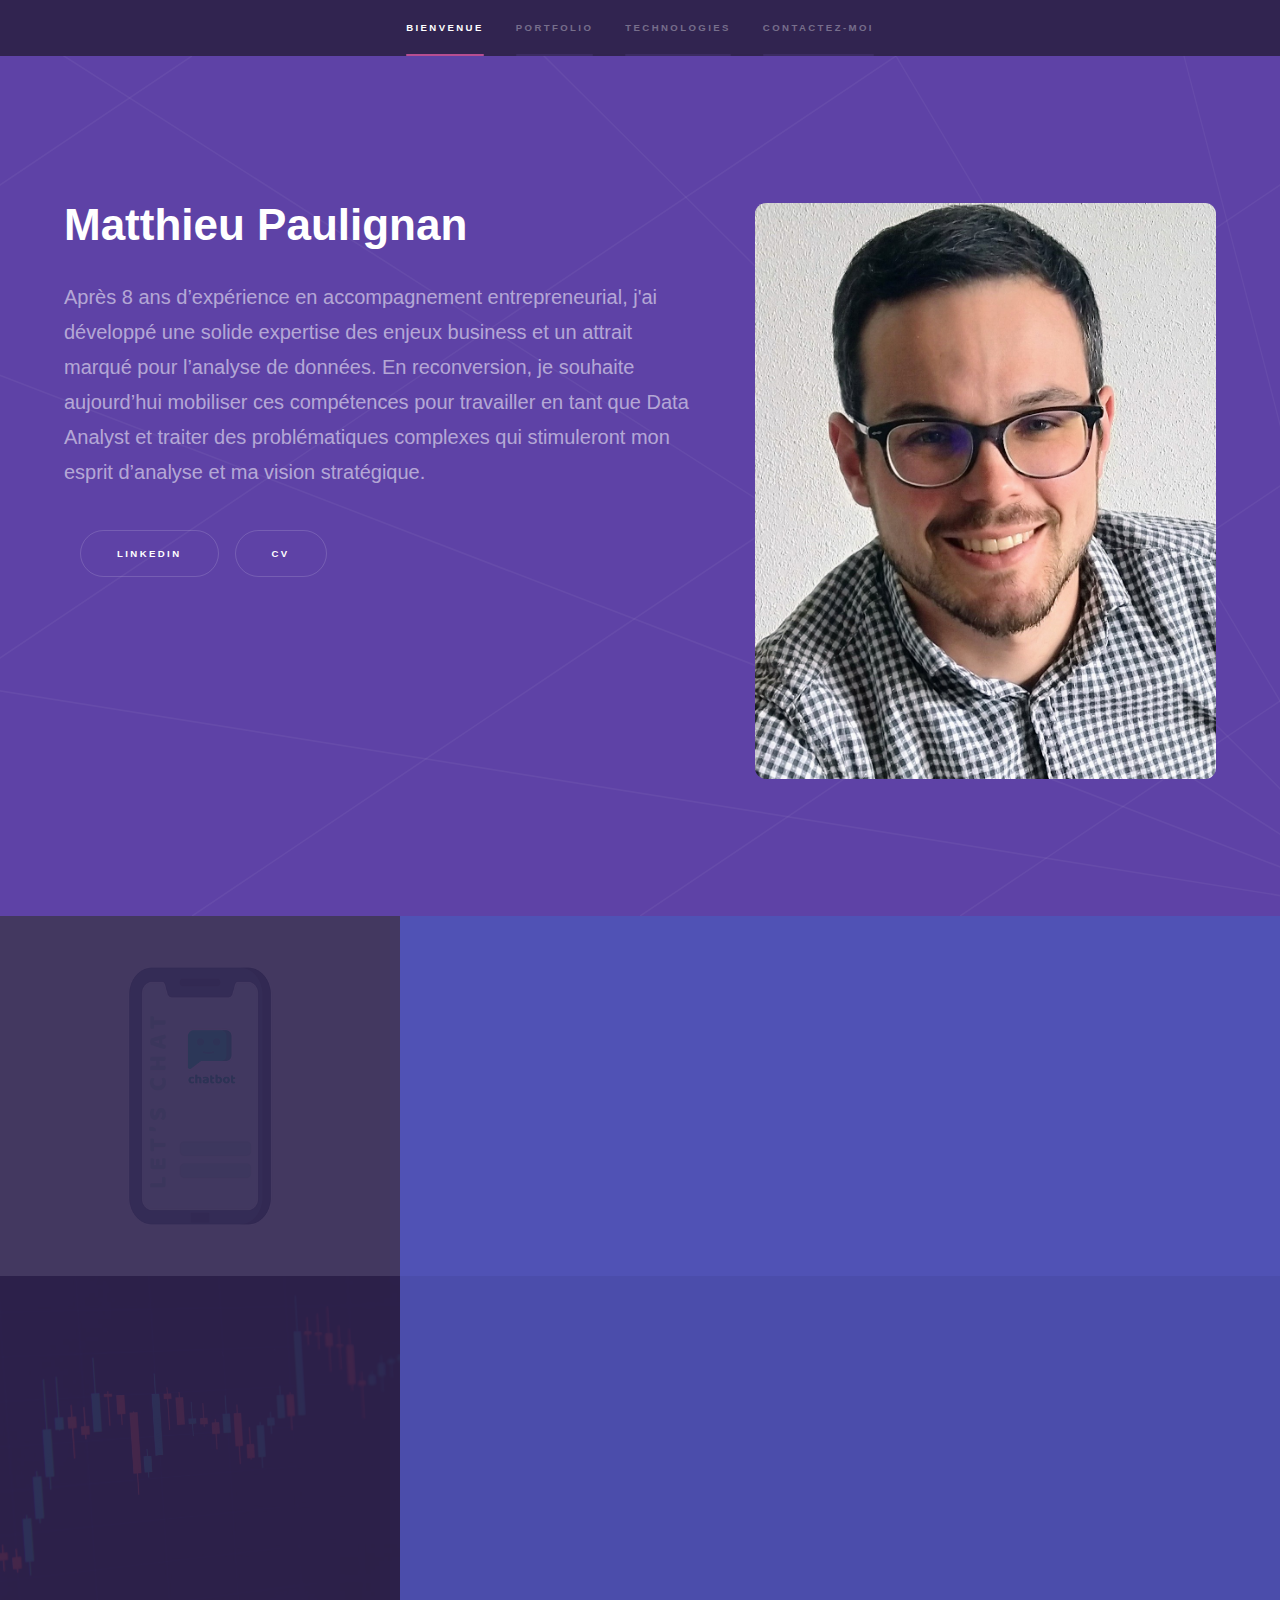
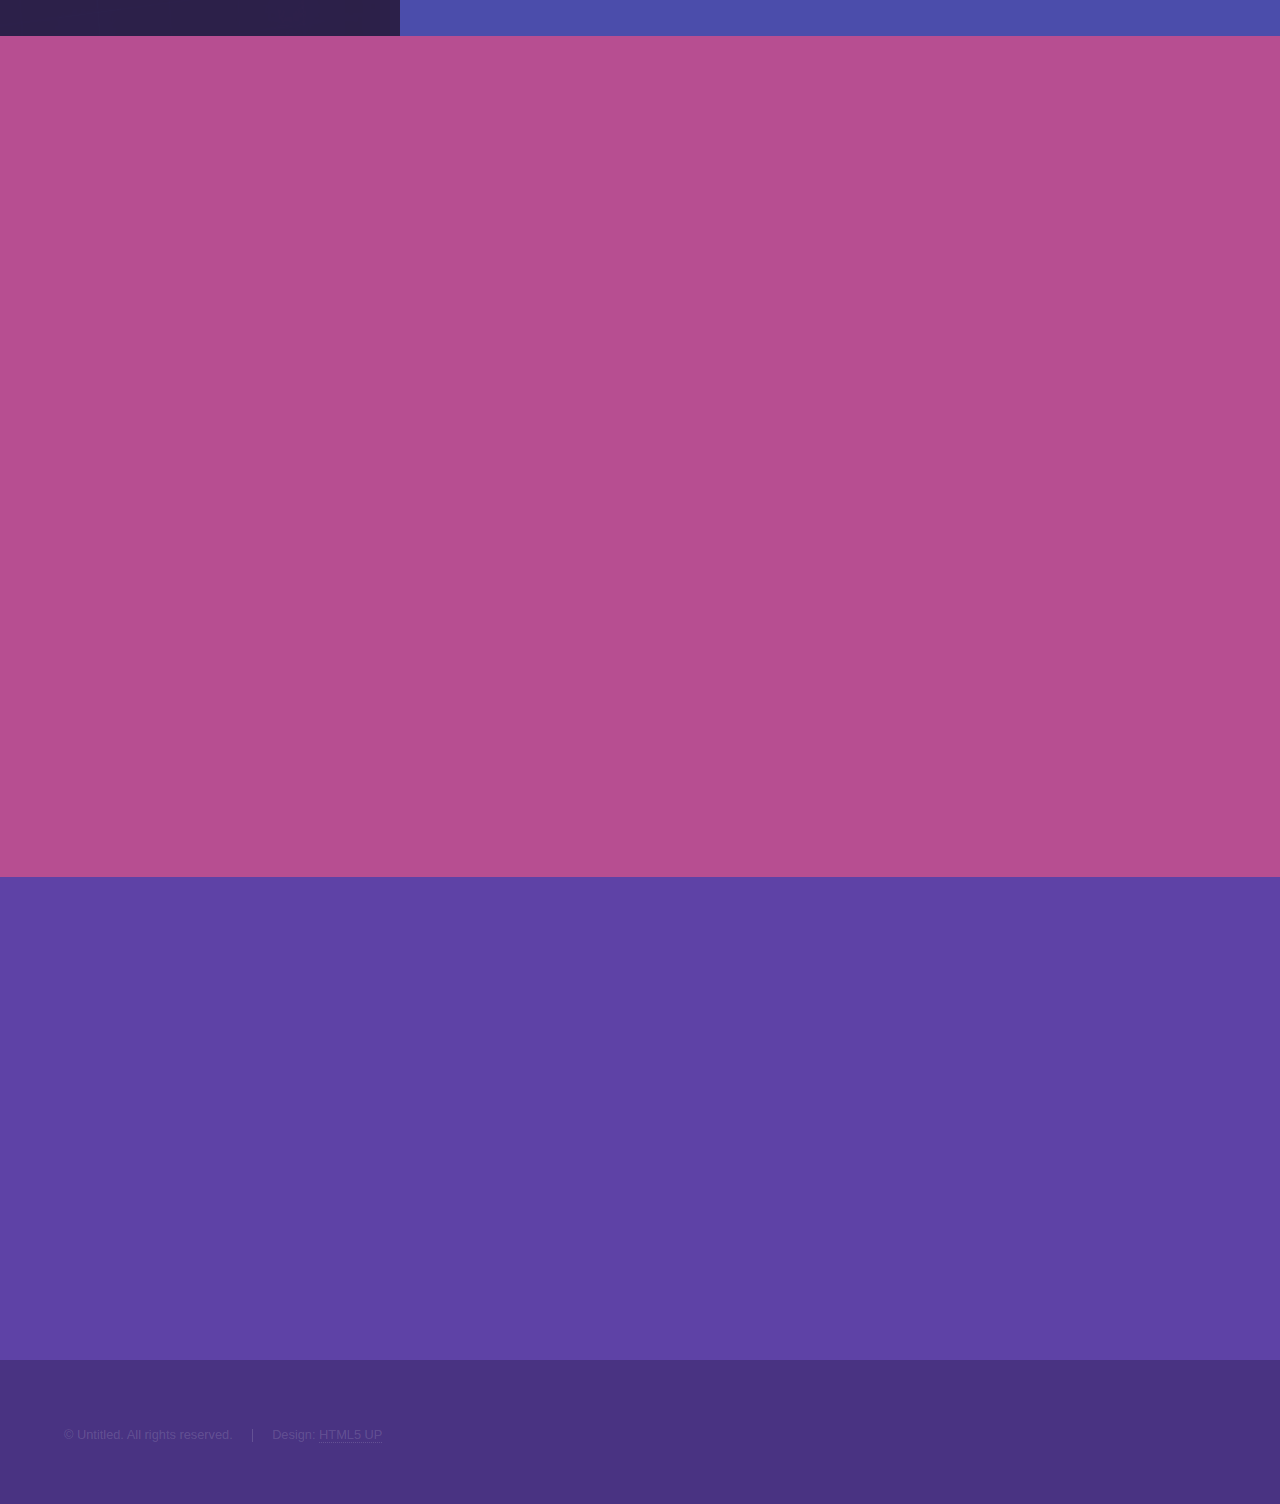
<file: index.html>
<!DOCTYPE HTML>
<!--
	Hyperspace by HTML5 UP
	html5up.net | @ajlkn
	Free for personal and commercial use under the CCA 3.0 license (html5up.net/license)
-->
<html>
	<head>
		<title>Matthieu_Paulignan</title>
		<meta charset="utf-8" />
		<meta name="viewport" content="width=device-width, initial-scale=1, user-scalable=no" />
		<link rel="stylesheet" href="assets/css/main.css" />
		<noscript><link rel="stylesheet" href="assets/css/noscript.css" /></noscript>
	</head>
	<body class="is-preload">

		<!-- Sidebar -->
			<section id="sidebar">
				<div class="inner">
					<nav>
						<ul>
							<li><a href="#intro">Bienvenue</a></li>
							<li><a href="#one">Portfolio</a></li>
							<li><a href="#two">Technologies</a></li>
							<li><a href="#three">Contactez-moi</a></li>
						</ul>
					</nav>
				</div>
			</section>

		<!-- Wrapper -->
			<div id="wrapper">

				<!-- Intro -->
					<section id="intro" class="wrapper style1 fullscreen fade-up">
						<div class="inner">
							<h1><span class="image right"><img src="images/Profil.jpg" alt="" /></span>Matthieu Paulignan</h1>
							<p>Après 8 ans d’expérience en accompagnement entrepreneurial, j'ai développé une solide expertise des enjeux business et un attrait marqué pour l’analyse de données. 
								En reconversion, je souhaite aujourd’hui mobiliser ces compétences pour travailler en tant que Data Analyst et traiter des problématiques complexes qui stimuleront mon esprit d’analyse et ma vision stratégique.</p>
							<ul class="actions">
								<li><a href="https://www.linkedin.com/in/matthieu-paulignan-36099164/" class="button">LinkedIn</a></li>
								<li><a href="https://github.com/MPaulignan/CV/blob/4fd51f75dd4955673c4b6f7eae08f107a15004a5/CV-2025_v4.pdf" class="button">CV</a></li>
							</ul>
						</div>
					</section>

				<!-- One -->
					<section id="one" class="wrapper style2 spotlights">
						<section>
							<a href="#" class="image"><img src="images/chatbot.png" alt="" data-position="center center" /></a>
							<div class="content">
								<div class="inner">
									<h2>Projet Chatbot</h2>
									<p>Analyse des enquêtes qualité d'un chatbot dans le cadre d'un stage d'immersion de deux semaines chez Bouygues Telecom</p>
									<ul class="actions">
										<li><a href="Chatbot.html" class="button">En savoir plus</a></li>
									</ul>
								</div>
							</div>
						</section>
						<section>
							<a href="#" class="image"><img src="images/chandeliers.jpg" alt="" data-position="top center" /></a>
							<div class="content">
								<div class="inner">
									<h2>Projet Backtest</h2>
									<p>Analyse de données boursières pour identifier des stratégies pertinentes</p>
									<ul class="actions">
										<li><a href="Backtest.html" class="button">En savoir plus</a></li>
									</ul>
								</div>
							</div>
						</section>
						<!---<section>
							<a href="#" class="image"><img src="images/pic03.jpg" alt="" data-position="25% 25%" /></a>
							<div class="content">
								<div class="inner">
									<h2>Projet en cours de développement</h2>
									<p></p>
									<ul class="actions">
										<li><a href="generic.html" class="button">Learn more</a></li>
									</ul>
								</div>
							</div>
						</section>-->
					</section>

				<!-- Two -->
					<section id="two" class="wrapper style3 fade-up">
						<div class="inner">
							<h2>Technologies</h2>
							<p>Vous trouverez ici les principaux logiciels que je maîtrise ainsi que les certificats associés.</p>
							<div class="features">
								<section>
									<span class="icon solid major fa-table"></span>
									<h3>Microsoft Excel</h3>
									<p>Tableaux croisés dynamiques, macros, VBA, Power Query</p>
								</section>
								<section>
									<span class="icon solid major fa-code"></span>
									<h3>Automatisation</h3>
									<p>Python (Pandas, Numpy, Matplotlib, Seaborn, Sickit-learn)</p>
									<p>Git</p>
								</section>
								<section>
									<span class="icon solid major fa-database"></span>
									<h3>Bases de données</h3>
									<p>MySQL, Dataiku, Azure</p>
									<ul><u>Certificats :</u>
												<li><a href="https://learn.microsoft.com/api/credentials/share/fr-fr/PaulignanMatthieu-2218/3767C81985F1F32B?sharingId=9B716D3F971F7F83" class="active">Microsoft Azure</a></li>
												<li><a href="https://www.hackerrank.com/certificates/iframe/3b9b29d141ec" class="active">SQL Basic</a></li>
												<li><a href="https://www.hackerrank.com/certificates/iframe/3b9b29d141ec" class="active">SQL Basic</a></li>
												<li><a href="http://verify.skilljar.com/c/we7gyo72sh3u" class="active">Dataiku Advanced Designer</a></li>
												<li><a href="http://verify.skilljar.com/c/fovr4eork779" class="active">Dataiku ML Practitioner</a></li>
											</ul>
								</section>
								<section>
									<span class="icon solid major fa-signal"></span>
									<h3>Data Visualisation</h3>
									<p>Microsoft Power BI</p>
									<p>Notions sur IBM DB2, Tableau, Google Looker Studio</p>
									<ul><u>Certificat :</u>
												<li><a href="https://learn.microsoft.com/api/credentials/share/fr-fr/PaulignanMatthieu-2218/B27F6B0992C01E1E?sharingId=9B716D3F971F7F83" class="active">Microsoft PowerBI</a></li>
											</ul>
								</section>
							</div>
						</div>
					</section>

				<!-- Three -->
					<section id="three" class="wrapper style1 fade-up">
						<div class="inner">
							<h2>Contactez-moi</h2>
							<p>Si mon profil vous intéresse, je suis à votre disposition pour échanger par mail, sur Linkedin ou par téléphone.</p>
							<section>
									<ul class="contact">
										<li>
											<h3>Email</h3>
											<a href="matthieu.paulignan@gmail.com">matthieu.paulignan@gmail.com</a>
										</li>
										<li>
											<h3>Phone</h3>
											<span>06 67 41 76 21</span>
										</li>
										<li>
											<h3>Social</h3>
											<ul class="icons">
												<li><a href="https://github.com/MPaulignan" class="icon brands fa-github"><span class="label">GitHub</span></a></li>
												<li><a href="https://www.linkedin.com/in/matthieu-paulignan-36099164/" class="icon brands fa-linkedin-in"><span class="label">LinkedIn</span></a></li>
											</ul>
										</li>
									</ul>
							</section>
						</div>
					</section>

			</div>

		<!-- Footer -->
			<footer id="footer" class="wrapper style1-alt">
				<div class="inner">
					<ul class="menu">
						<li>&copy; Untitled. All rights reserved.</li><li>Design: <a href="http://html5up.net">HTML5 UP</a></li>
					</ul>
				</div>
			</footer>

		<!-- Scripts -->
			<script src="assets/js/jquery.min.js"></script>
			<script src="assets/js/jquery.scrollex.min.js"></script>
			<script src="assets/js/jquery.scrolly.min.js"></script>
			<script src="assets/js/browser.min.js"></script>
			<script src="assets/js/breakpoints.min.js"></script>
			<script src="assets/js/util.js"></script>
			<script src="assets/js/main.js"></script>

	</body>

</html>
</file>
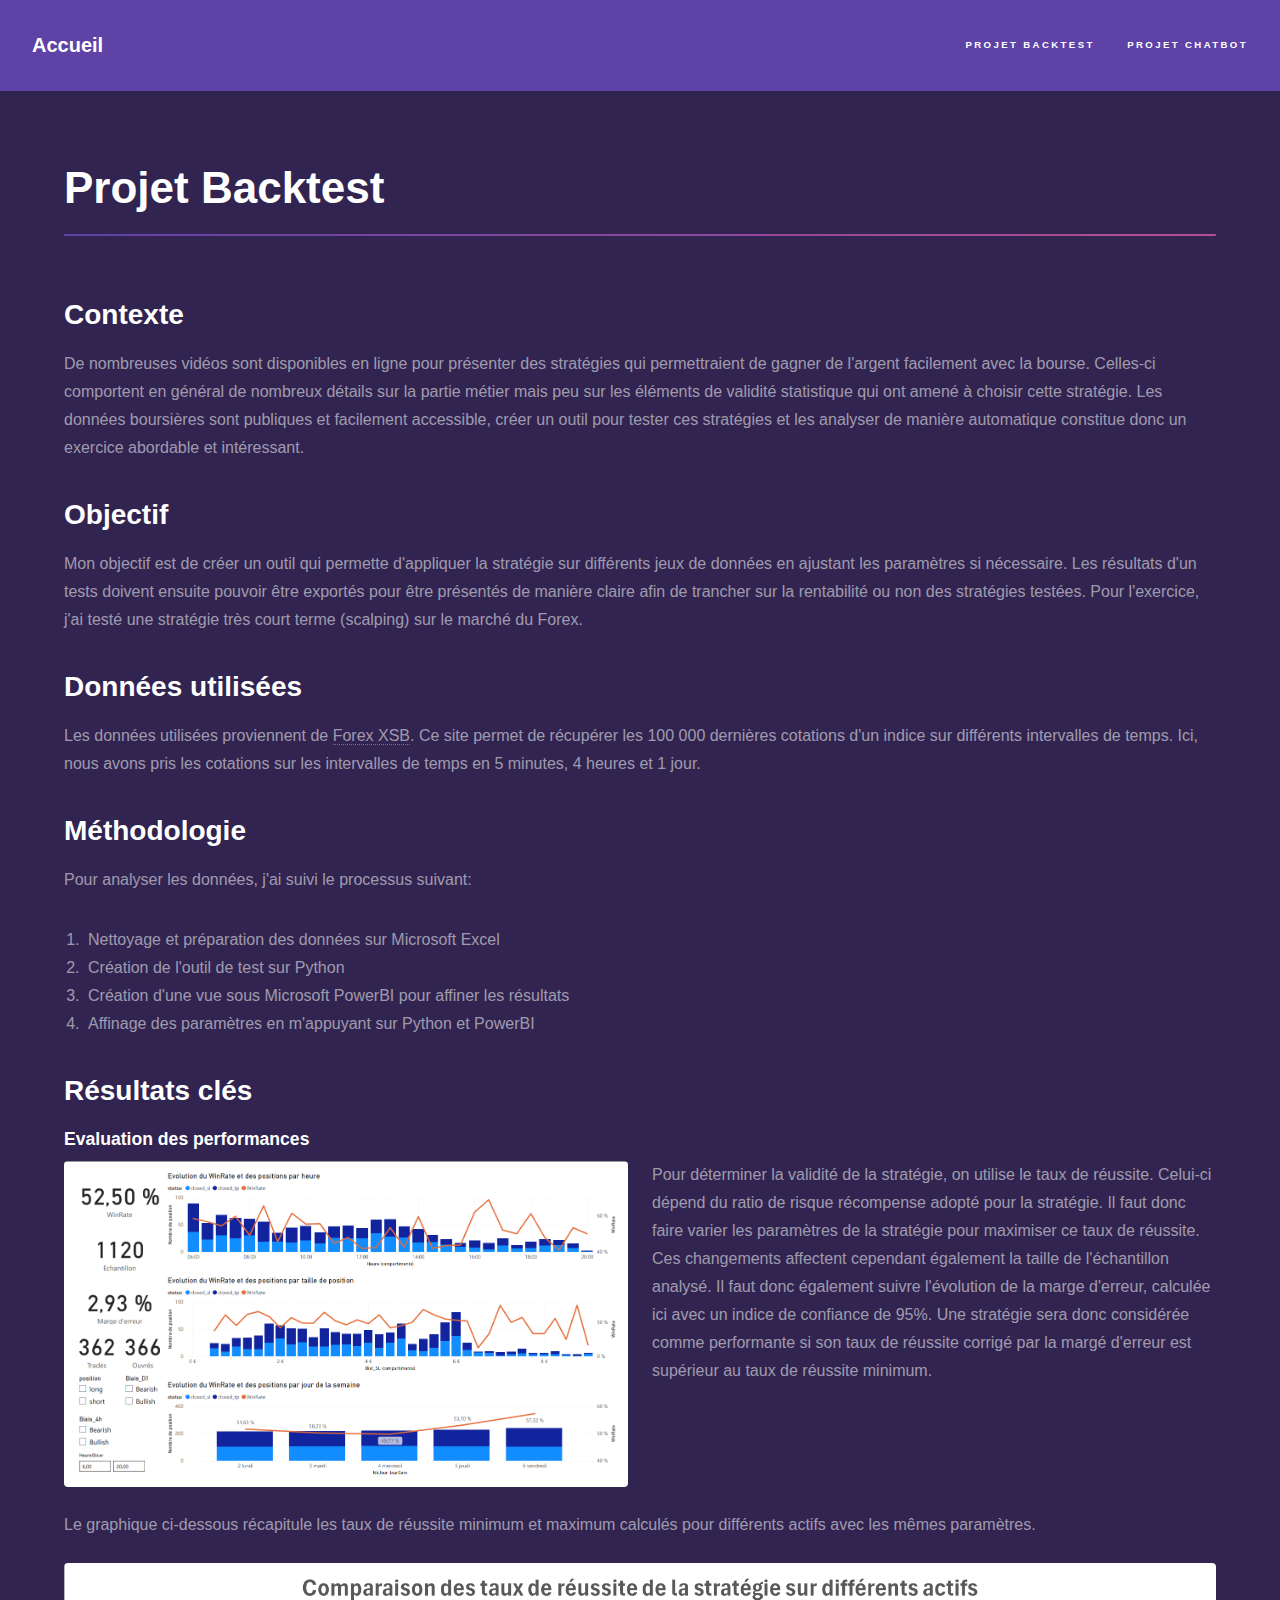
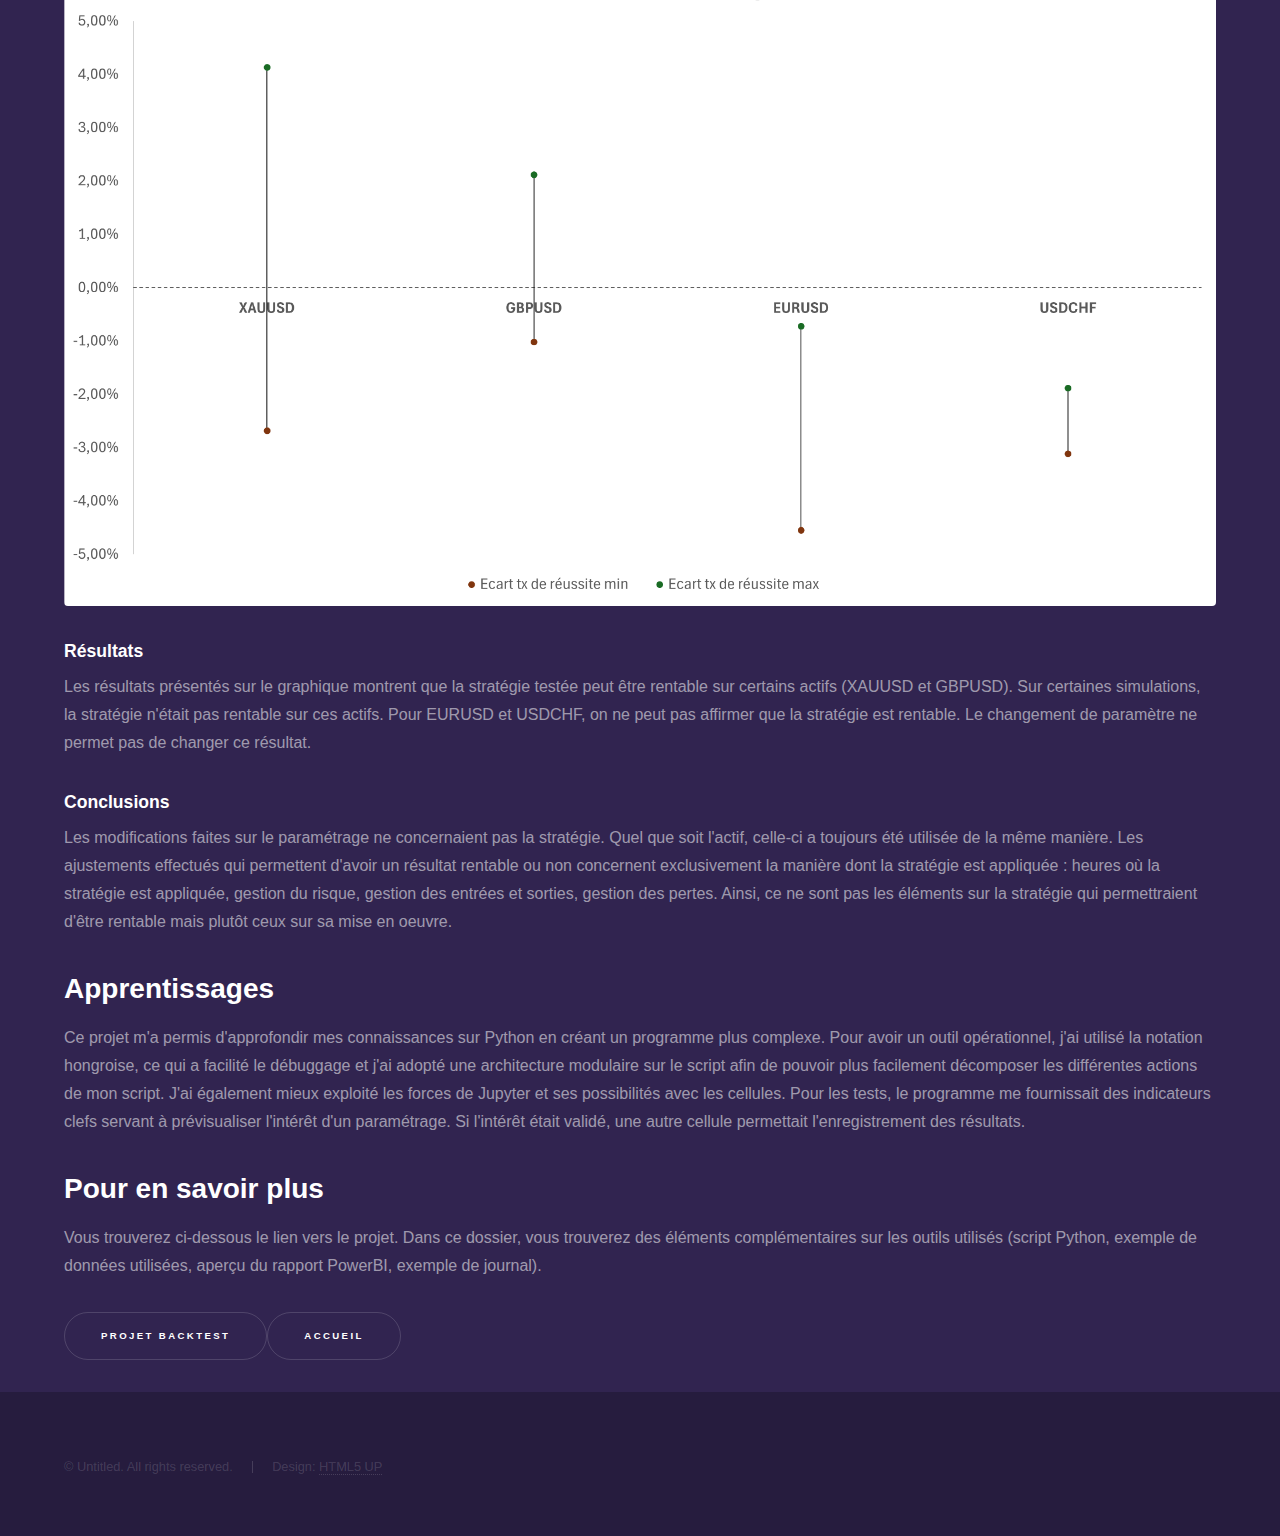
<file: Backtest.html>
<!DOCTYPE HTML>
<!--
	Hyperspace by HTML5 UP
	html5up.net | @ajlkn
	Free for personal and commercial use under the CCA 3.0 license (html5up.net/license)
-->
<html>
	<head>
		<title>Matthieu_Paulignan</title>
		<meta charset="utf-8" />
		<meta name="viewport" content="width=device-width, initial-scale=1, user-scalable=no" />
		<link rel="stylesheet" href="assets/css/main.css" />
		<noscript><link rel="stylesheet" href="assets/css/noscript.css" /></noscript>
	</head>
	<body class="is-preload">

		<!-- Header -->
			<header id="header">
				<a href="index.html" class="title">Accueil</a>
				<nav>
					<ul>
						<!--<li><a href="index.html">Accueil</a></li>-->
						<li><a href="Backtest.html" class="active">Projet Backtest</a></li>
						<li><a href="Chatbot.html" class="active">Projet Chatbot</a></li>
						<!--<li><a href="elements.html">Elements</a></li>-->
					</ul>
				</nav>
			</header>

		<!-- Wrapper -->
			<div id="wrapper">

				<!-- Main -->
					<section id="main" class="wrapper">
						<div class="inner">
							<h1 class="major">Projet Backtest</h1>
							<h2>Contexte</h2>
							<p> De nombreuses vidéos sont disponibles en ligne pour présenter des stratégies qui permettraient de gagner de l'argent facilement avec la bourse.
								Celles-ci comportent en général de nombreux détails sur la partie métier mais peu sur les éléments de validité statistique qui ont amené à
								choisir cette stratégie. Les données boursières sont publiques et facilement accessible, créer un outil pour tester ces stratégies et les
								analyser de manière automatique constitue donc un exercice abordable et intéressant.
							</p>
							<h2>Objectif</h2>
							<p>
								Mon objectif est de créer un outil qui permette d'appliquer la stratégie sur différents jeux de données en ajustant les paramètres si nécessaire.
								Les résultats d'un tests doivent ensuite pouvoir être exportés pour être présentés de manière claire afin de trancher sur la rentabilité ou non
								des stratégies testées. Pour l'exercice, j'ai testé une stratégie très court terme (scalping) sur le marché du Forex.
							</p>
							<h2>Données utilisées</h2>
							<p>Les données utilisées proviennent de <a href="https://forexsb.com/">Forex XSB</a>. Ce site permet de récupérer les 100 000 dernières cotations
								d'un indice sur différents intervalles de temps. Ici, nous avons pris les cotations sur les intervalles de temps en 5 minutes, 4 heures et 1 jour.
							</p>
							<h2>Méthodologie</h2>
							<p>Pour analyser les données, j'ai suivi le processus suivant:</p>
								<ol>
									<li>Nettoyage et préparation des données sur Microsoft Excel</li>
									<li>Création de l'outil de test sur Python</li>
									<li>Création d'une vue sous Microsoft PowerBI pour affiner les résultats</li>
									<li>Affinage des paramètres en m'appuyant sur Python et PowerBI</li>
								</ol>
							<h2>Résultats clés</h2>
							<h3>Evaluation des performances</h3>
							<div class="box alt">
								<div class="row gtr-uniform">
									<div class = "col-6"><span class="image fit"><img src="images/EMA50200XAU5Final.png" alt="" /></span></div>
									<div class = "col-6"><p>
										Pour déterminer la validité de la stratégie, on utilise le taux de réussite. Celui-ci dépend du ratio de risque récompense adopté pour la stratégie.
										Il faut donc faire varier les paramètres de la stratégie pour maximiser ce taux de réussite. Ces changements affectent cependant également la taille 
										de l'échantillon analysé. Il faut donc également suivre l'évolution de la marge d'erreur, calculée ici avec un indice de confiance de 95%.
										Une stratégie sera donc considérée comme performante si son taux de réussite corrigé par la margé d'erreur est supérieur au taux de réussite minimum.
									</p></div>
									<div class ="col-12"><p>Le graphique ci-dessous récapitule les taux de réussite minimum et maximum calculés pour différents actifs avec les mêmes paramètres.</p></div>
									<div class ="col-12-small"><span class="image fit"><img src="images/TxReussiteBacktest.png" alt="" /></span></div>
								</div>
							</div>
							<h3>Résultats</h3>
							<p>Les résultats présentés sur le graphique montrent que la stratégie testée peut être rentable sur certains actifs (XAUUSD et GBPUSD). 
								Sur certaines simulations, la stratégie n'était pas rentable sur ces actifs. Pour EURUSD et USDCHF, on ne peut pas affirmer que la stratégie 
								est rentable. Le changement de paramètre ne permet pas de changer ce résultat.
							</p>
							<h3>Conclusions</h3>
							<p>Les modifications faites sur le paramétrage ne concernaient pas la stratégie. Quel que soit l'actif, celle-ci a toujours été utilisée de la même 
								manière. Les ajustements effectués qui permettent d'avoir un résultat rentable ou non concernent exclusivement la manière dont la stratégie est 
								appliquée : heures où la stratégie est appliquée, gestion du risque, gestion des entrées et sorties, gestion des pertes. Ainsi, ce ne sont pas 
								les éléments sur la stratégie qui permettraient d'être rentable mais plutôt ceux sur sa mise en oeuvre.
							</p>
							<h2>Apprentissages</h2>
							<p>Ce projet m'a permis d'approfondir mes connaissances sur Python en créant un programme plus complexe. Pour avoir un outil opérationnel, j'ai utilisé la 
								notation hongroise, ce qui a facilité le débuggage et j'ai adopté une architecture modulaire sur le script afin de pouvoir plus facilement décomposer les différentes 
								actions de mon script. J'ai également mieux exploité les forces de Jupyter et ses possibilités avec les cellules. Pour les tests, le programme me fournissait des
								indicateurs clefs servant à prévisualiser l'intérêt d'un paramétrage. Si l'intérêt était validé, une autre cellule permettait l'enregistrement des résultats.
							</p>
							<h2>Pour en savoir plus</h2>
							<p>Vous trouverez ci-dessous le lien vers le projet. Dans ce dossier, vous trouverez des éléments complémentaires sur les outils utilisés 
								(script Python, exemple de données utilisées, aperçu du rapport PowerBI, exemple de journal).</p>
							<a href="https://github.com/MPaulignan/Projet_Backtest.git" class="button">Projet Backtest</a><a href="index.html" class="button">Accueil</a>
						</div>
					</section>

			</div>

		<!-- Footer -->
			<footer id="footer" class="wrapper alt">
				<div class="inner">
					<ul class="menu">
						<li>&copy; Untitled. All rights reserved.</li><li>Design: <a href="http://html5up.net">HTML5 UP</a></li>
					</ul>
				</div>
			</footer>

		<!-- Scripts -->
			<script src="assets/js/jquery.min.js"></script>
			<script src="assets/js/jquery.scrollex.min.js"></script>
			<script src="assets/js/jquery.scrolly.min.js"></script>
			<script src="assets/js/browser.min.js"></script>
			<script src="assets/js/breakpoints.min.js"></script>
			<script src="assets/js/util.js"></script>
			<script src="assets/js/main.js"></script>

	</body>

</html>
</file>
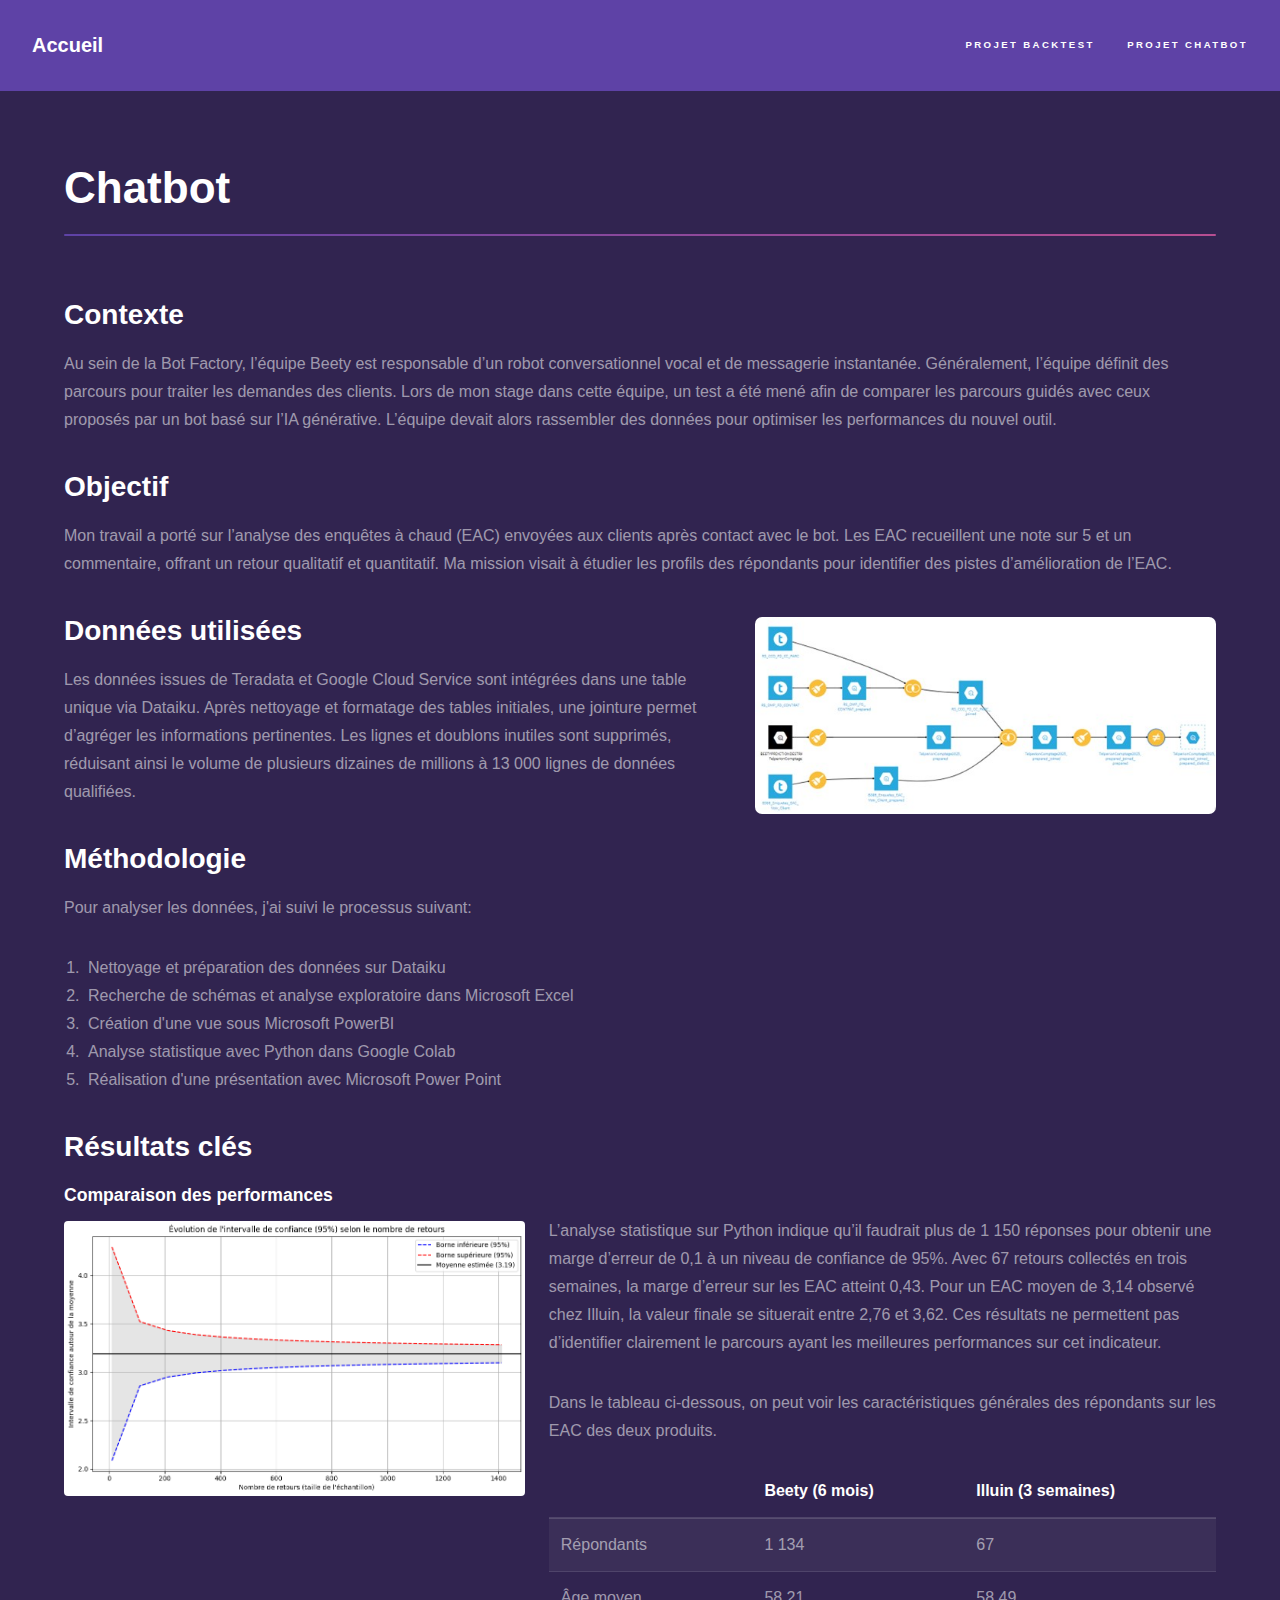
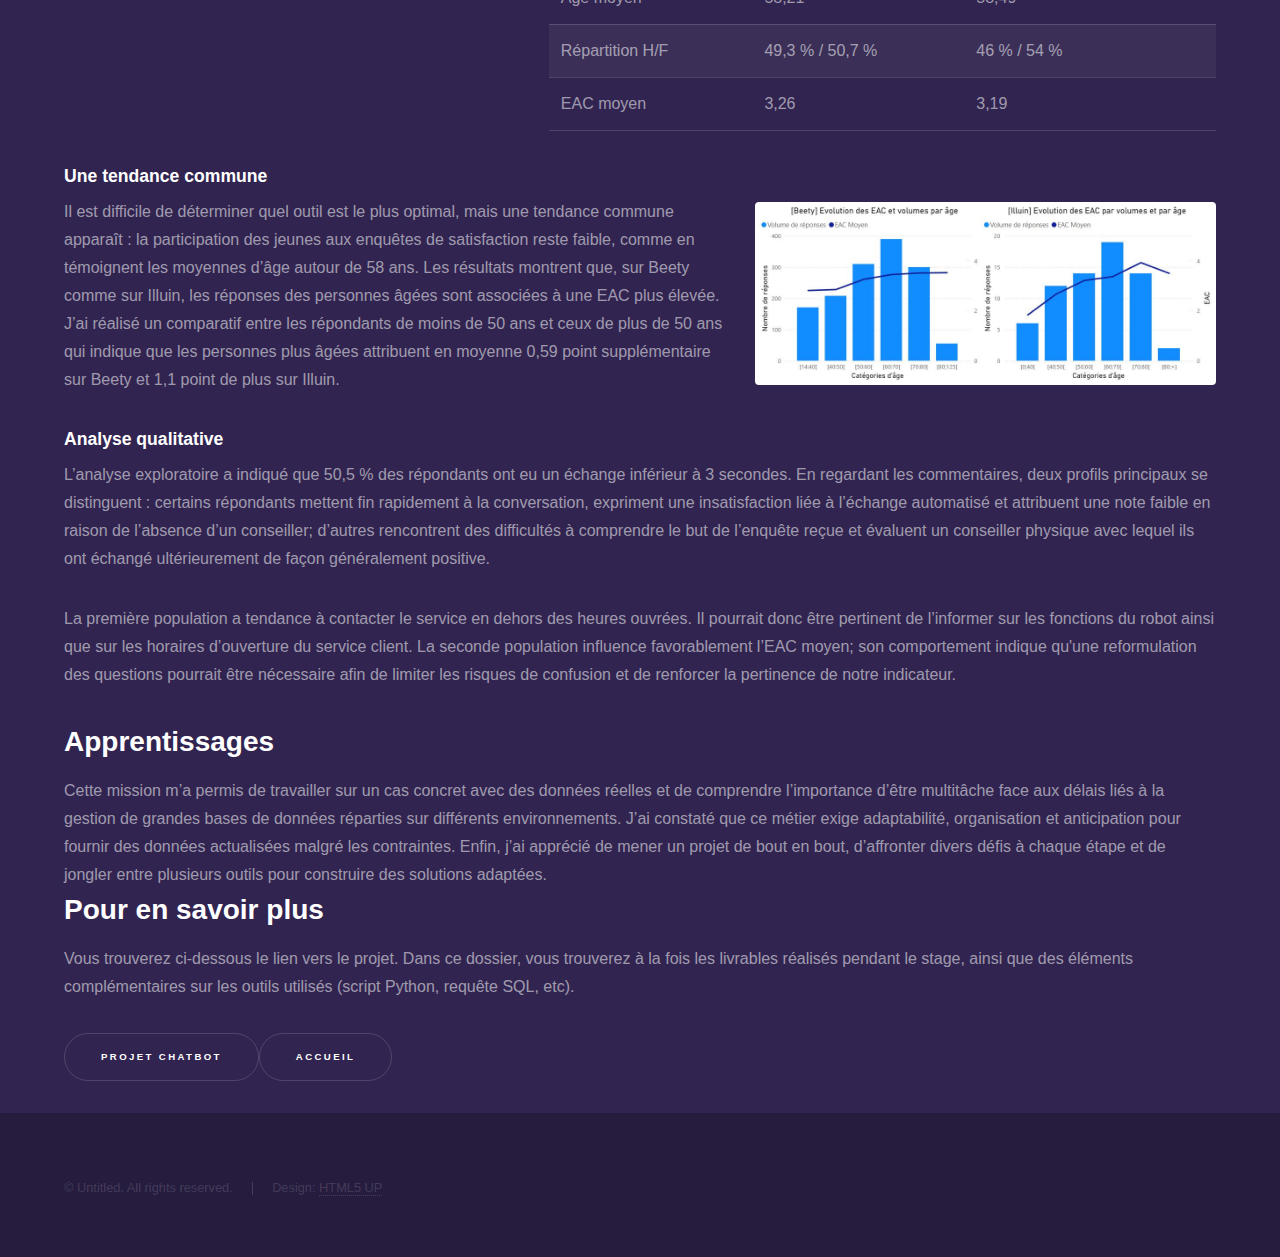
<file: Chatbot.html>
<!DOCTYPE HTML>
<!--
	Hyperspace by HTML5 UP
	html5up.net | @ajlkn
	Free for personal and commercial use under the CCA 3.0 license (html5up.net/license)
-->
<html>
	<head>
		<title>Matthieu_Paulignan</title>
		<meta charset="utf-8" />
		<meta name="viewport" content="width=device-width, initial-scale=1, user-scalable=no" />
		<link rel="stylesheet" href="assets/css/main.css" />
		<noscript><link rel="stylesheet" href="assets/css/noscript.css" /></noscript>
	</head>
	<body class="is-preload">

		<!-- Header -->
			<header id="header">
				<a href="index.html" class="title">Accueil</a>
				<nav>
					<ul>
						<!--<li><a href="index.html">Accueil</a></li>-->
						<li><a href="Backtest.html" class="active">Projet Backtest</a></li>
						<li><a href="Chatbot.html" class="active">Projet Chatbot</a></li>
						<!--<li><a href="elements.html">Elements</a></li>-->
					</ul>
				</nav>
			</header>

		<!-- Wrapper -->
			<div id="wrapper">

				<!-- Main -->
					<section id="main" class="wrapper">
						<div class="inner">
							<h1 class="major">Chatbot</h1>
							<h2>Contexte</h2>
							<p>Au sein de la Bot Factory, l’équipe Beety est responsable d’un robot conversationnel vocal et de messagerie instantanée. 
								Généralement, l’équipe définit des parcours pour traiter les demandes des clients. 
								Lors de mon stage dans cette équipe, un test a été mené afin de comparer les parcours guidés 
								avec ceux proposés par un bot basé sur l’IA générative. L’équipe devait alors rassembler des données pour optimiser les performances
								 du nouvel outil.
							</p>
							<h2>Objectif</h2>
							<p>Mon travail a porté sur l’analyse des enquêtes à chaud (EAC) envoyées aux clients après contact avec le bot. 
								Les EAC recueillent une note sur 5 et un commentaire, offrant un retour qualitatif et quantitatif. 
								Ma mission visait à étudier les profils des répondants pour identifier des pistes d’amélioration de l’EAC.
							</p>
							<h2><span class="image right"><img src="images/Process_Dataiku.jpg" alt="" /></span>Données utilisées</h2>
							<p>Les données issues de Teradata et Google Cloud Service sont intégrées dans une table unique via Dataiku. 
								Après nettoyage et formatage des tables initiales, une jointure permet d’agréger les informations pertinentes. 
								Les lignes et doublons inutiles sont supprimés, réduisant ainsi le volume de plusieurs dizaines de millions à 13 000 lignes de données qualifiées.</p>
							<h2>Méthodologie</h2>
							<p>Pour analyser les données, j'ai suivi le processus suivant:</p>
								<ol>
									<li>Nettoyage et préparation des données sur Dataiku</li>
									<li>Recherche de schémas et analyse exploratoire dans Microsoft Excel</li>
									<li>Création d'une vue sous Microsoft PowerBI</li>
									<li>Analyse statistique avec Python dans Google Colab</li>
									<li>Réalisation d'une présentation avec Microsoft Power Point</li>
								</ol>
							<h2>Résultats clés</h2>
							<h3>Comparaison des performances</h3>
							<p><span class="image left"><img src="images/MargeErreurPy.png" alt="" /></span>
								L’analyse statistique sur Python indique qu’il faudrait plus de 1 150 réponses 
								pour obtenir une marge d’erreur de 0,1 à un niveau de confiance de 95%. Avec 67 retours collectés en trois semaines, 
								la marge d’erreur sur les EAC atteint 0,43. Pour un EAC moyen de 3,14 observé chez Illuin, la valeur finale se situerait entre 2,76 et 3,62. 
								Ces résultats ne permettent pas d’identifier clairement le parcours ayant les meilleures performances sur cet indicateur.</p>
							<p>Dans le tableau ci-dessous, on peut voir les caractéristiques générales des répondants sur les EAC des deux produits.</p>		
							<div class="table-wrapper">
										<table>
											<thead>
												<tr>
													<th></th>
													<th>Beety (6 mois)</th>
													<th>Illuin (3 semaines)</th>
												</tr>
											</thead>
											<tbody>
												<tr>
													<td>Répondants</td>
													<td>1 134</td>
													<td>67</td>
												</tr>
												<tr>
													<td>Âge moyen</td>
													<td>58,21</td>
													<td>58,49</td>
												</tr>
												<tr>
													<td>Répartition H/F</td>
													<td>49,3 % / 50,7 %</td>
													<td>46 % / 54 %</td>
												</tr>
												<tr>
													<td>EAC moyen</td>
													<td>3,26</td>
													<td>3,19</td>
												</tr>
											</tbody>
										</table>
									</div>
							<h3>Une tendance commune</h3>
							<span class="image right"><img src="images/EAC_Par_Age.JPG" alt="" /></span>
							<p>Il est difficile de déterminer quel outil est le plus optimal, mais une tendance commune apparaît : 
								la participation des jeunes aux enquêtes de satisfaction reste faible, comme en témoignent les moyennes d’âge autour de 58 ans. 
								Les résultats montrent que, sur Beety comme sur Illuin, les réponses des personnes âgées sont associées à une EAC plus élevée. 
								J’ai réalisé un comparatif entre les répondants de moins de 50 ans et ceux de plus de 50 ans qui indique que les personnes plus âgées 
								attribuent en moyenne 0,59 point supplémentaire sur Beety et 1,1 point de plus sur Illuin.</p>
							<h3>Analyse qualitative</h3>
							<p>L’analyse exploratoire a indiqué que 50,5 % des répondants ont eu un échange inférieur à 3 secondes. 
								En regardant les commentaires, deux profils principaux se distinguent : certains répondants mettent fin rapidement à la conversation, 
								expriment une insatisfaction liée à l’échange automatisé et attribuent une note faible en raison de l’absence d’un conseiller; 
								d’autres rencontrent des difficultés à comprendre le but de l’enquête reçue et évaluent un conseiller physique 
								avec lequel ils ont échangé ultérieurement de façon généralement positive.</p>
							<p>La première population a tendance à contacter le service en dehors des heures ouvrées. 
								Il pourrait donc être pertinent de l’informer sur les fonctions du robot ainsi que sur les horaires d’ouverture du service client. 
								La seconde population influence favorablement l’EAC moyen; son comportement indique qu'une reformulation des questions pourrait 
								être nécessaire afin de limiter les risques de confusion et de renforcer la pertinence de notre indicateur.</p>
							<h2>Apprentissages</h2>
							Cette mission m’a permis de travailler sur un cas concret avec des données réelles et de comprendre 
							l’importance d’être multitâche face aux délais liés à la gestion de grandes bases de données réparties sur différents environnements. 
							J’ai constaté que ce métier exige adaptabilité, organisation et anticipation pour fournir des données actualisées malgré les contraintes. 
							Enfin, j’ai apprécié de mener un projet de bout en bout, d’affronter divers défis à chaque étape et de jongler entre plusieurs outils 
							pour construire des solutions adaptées.
							<h2>Pour en savoir plus</h2>
							<p>Vous trouverez ci-dessous le lien vers le projet. 
								Dans ce dossier, vous trouverez à la fois les livrables réalisés pendant le stage, 
								ainsi que des éléments complémentaires sur les outils utilisés (script Python, requête SQL, etc).</p>
							<a href="https://github.com/MPaulignan/Projet_Chatbot.git" class="button">Projet Chatbot</a><a href="index.html" class="button">Accueil</a>
						</div>
					</section>

			</div>

		<!-- Footer -->
			<footer id="footer" class="wrapper alt">
				<div class="inner">
					<ul class="menu">
						<li>&copy; Untitled. All rights reserved.</li><li>Design: <a href="http://html5up.net">HTML5 UP</a></li>
					</ul>
				</div>
			</footer>

		<!-- Scripts -->
			<script src="assets/js/jquery.min.js"></script>
			<script src="assets/js/jquery.scrollex.min.js"></script>
			<script src="assets/js/jquery.scrolly.min.js"></script>
			<script src="assets/js/browser.min.js"></script>
			<script src="assets/js/breakpoints.min.js"></script>
			<script src="assets/js/util.js"></script>
			<script src="assets/js/main.js"></script>

	</body>
</html>
</file>
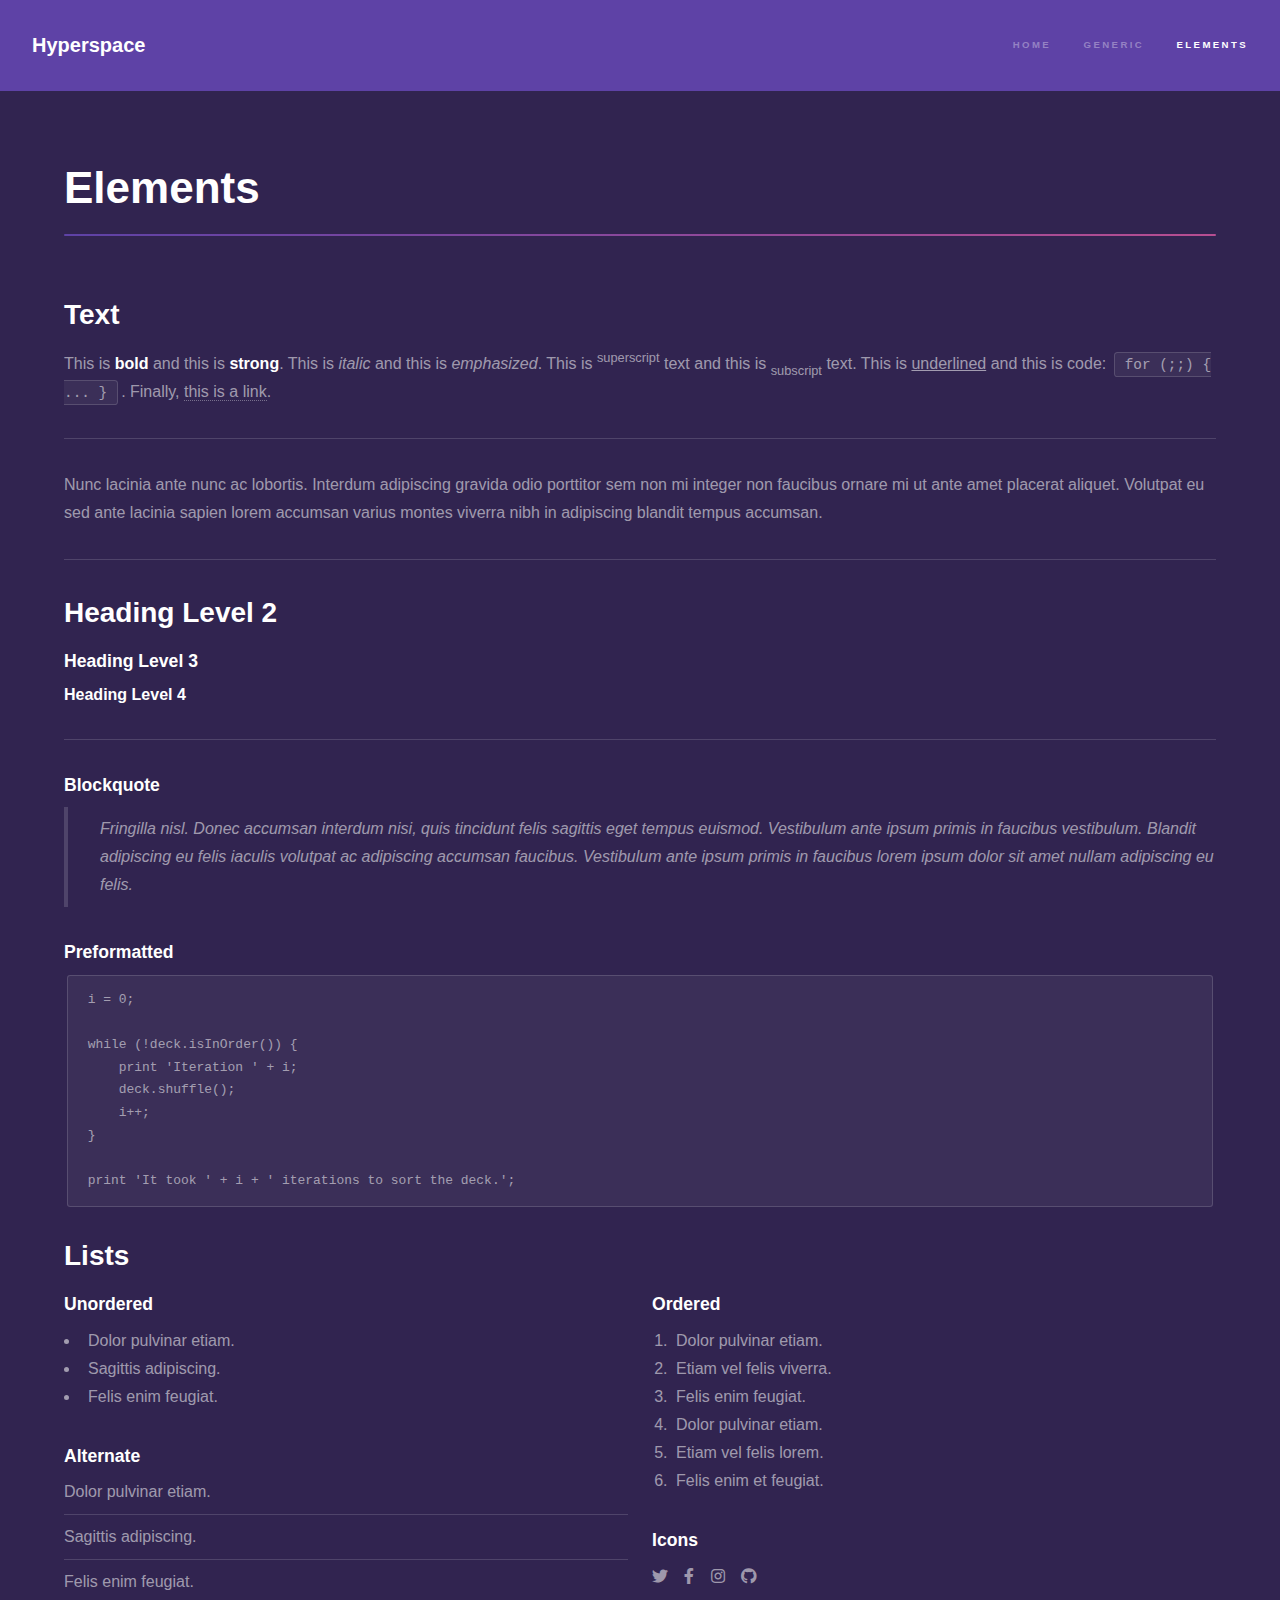
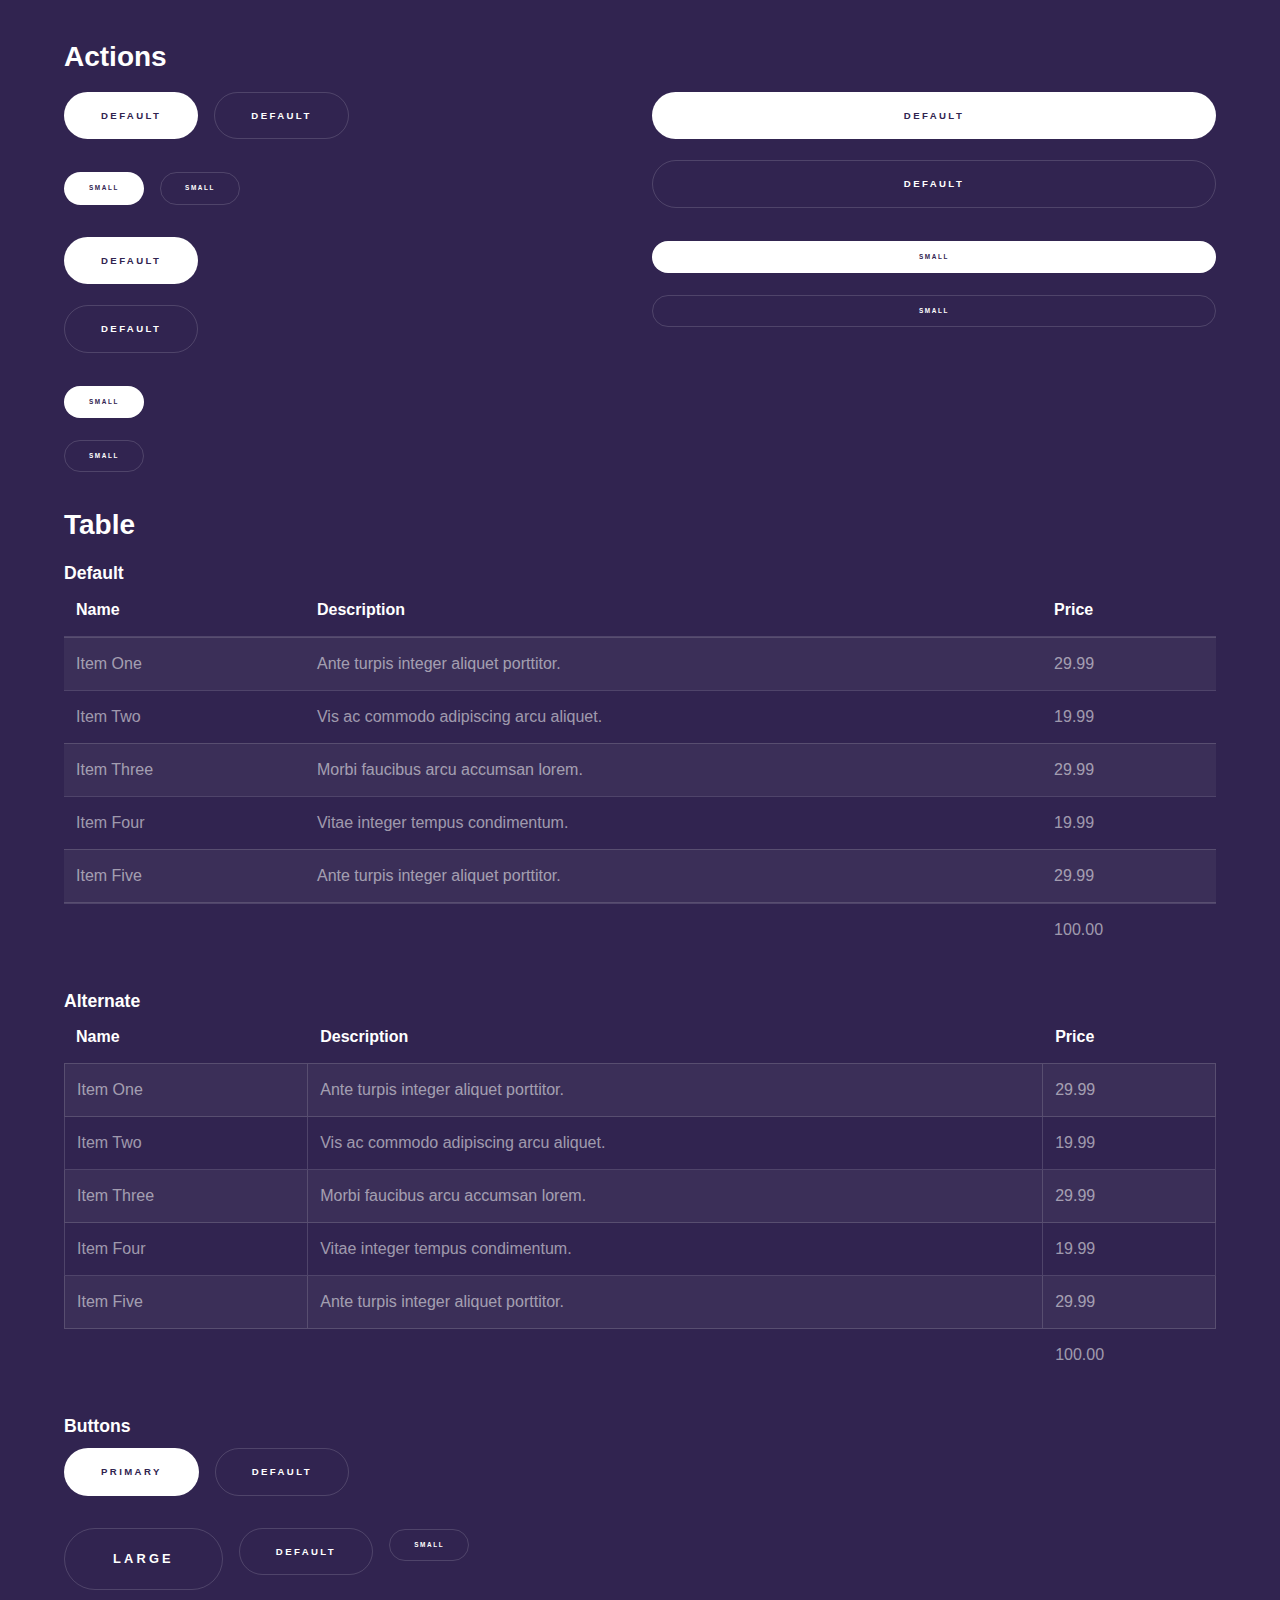
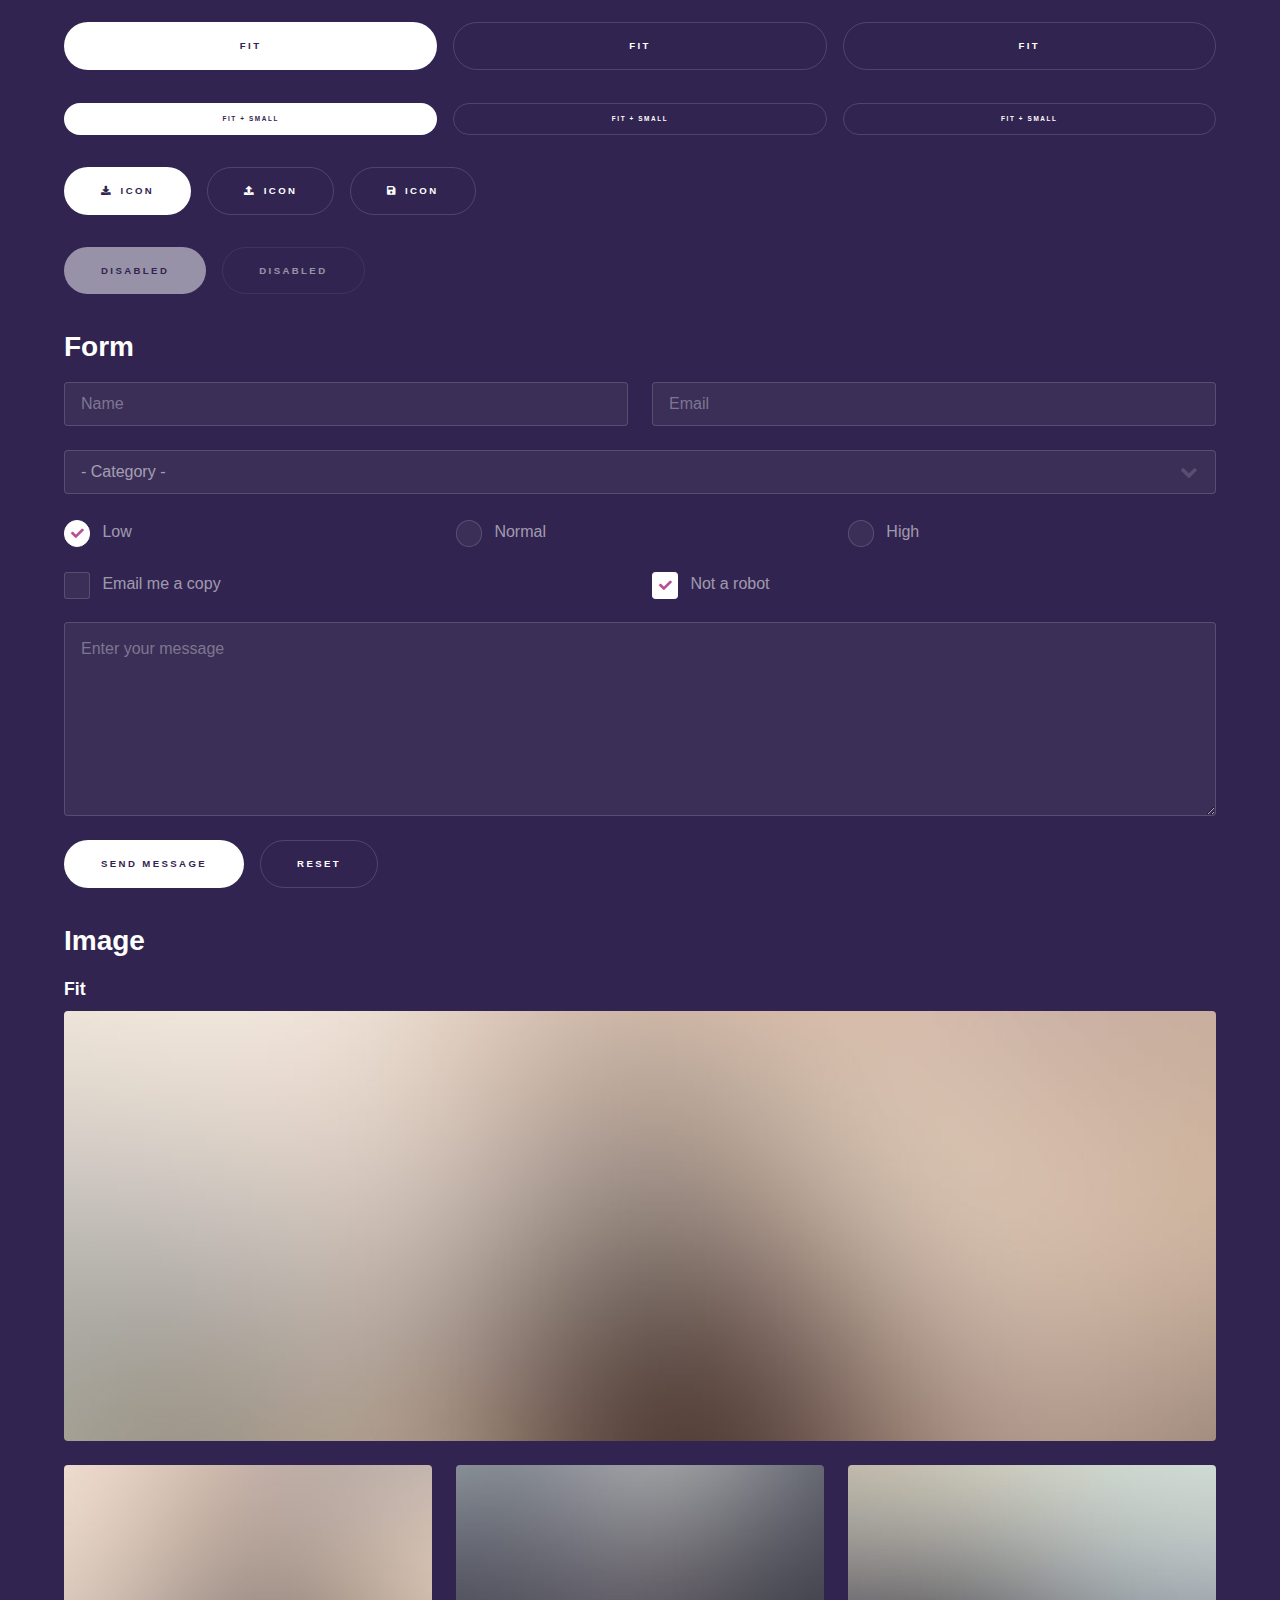
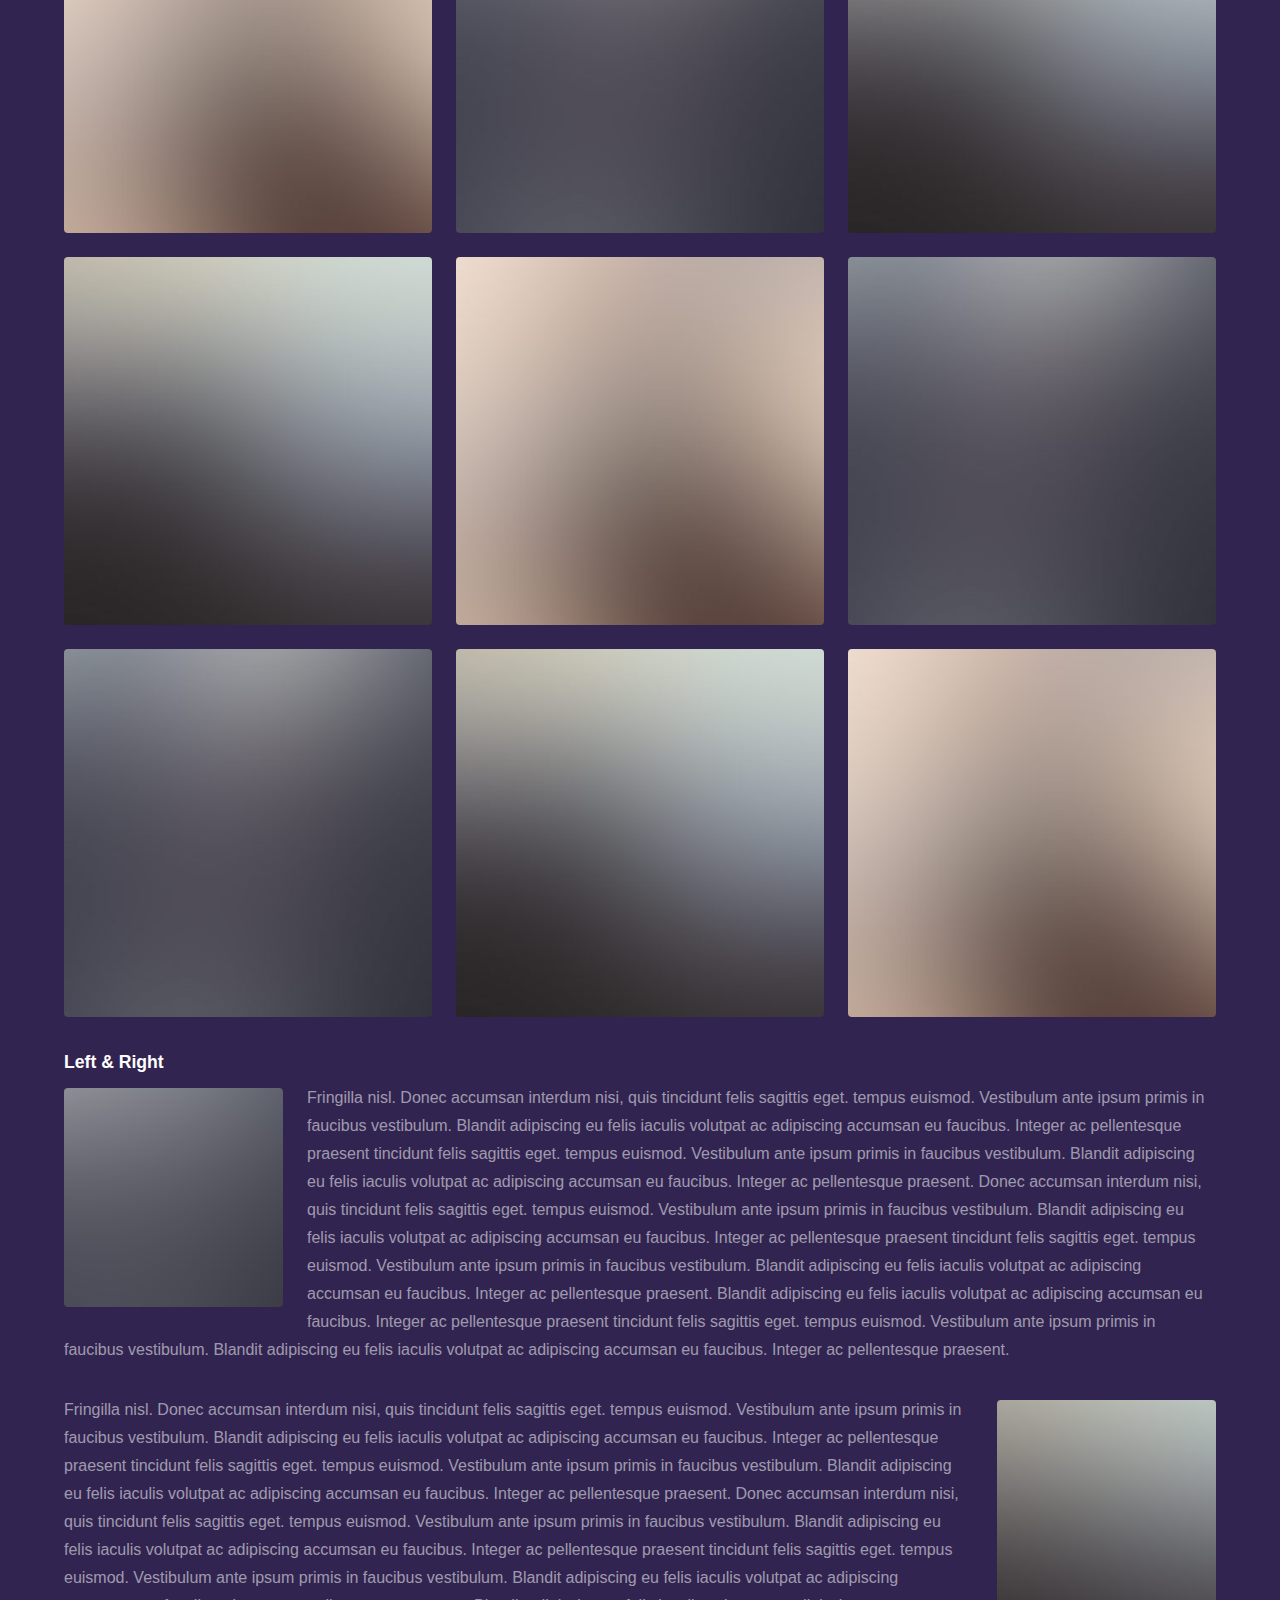
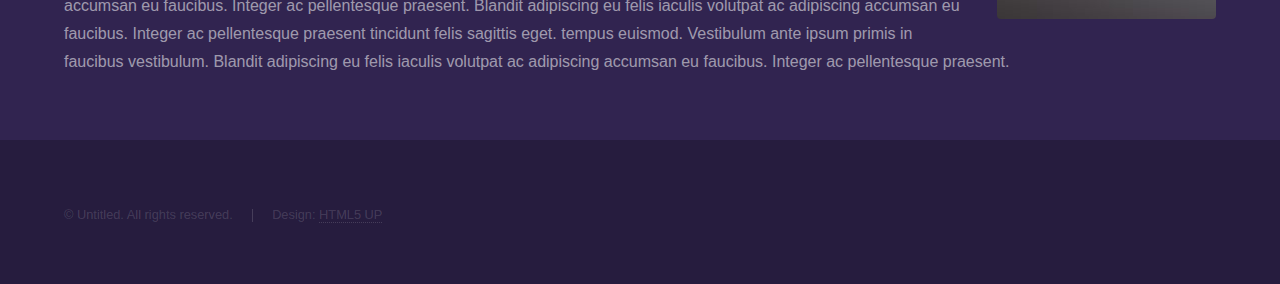
<file: elements.html>
<!DOCTYPE HTML>
<!--
	Hyperspace by HTML5 UP
	html5up.net | @ajlkn
	Free for personal and commercial use under the CCA 3.0 license (html5up.net/license)
-->
<html>
	<head>
		<title>Elements - Hyperspace by HTML5 UP</title>
		<meta charset="utf-8" />
		<meta name="viewport" content="width=device-width, initial-scale=1, user-scalable=no" />
		<link rel="stylesheet" href="assets/css/main.css" />
		<noscript><link rel="stylesheet" href="assets/css/noscript.css" /></noscript>
	</head>
	<body class="is-preload">

		<!-- Header -->
			<header id="header">
				<a href="index.html" class="title">Hyperspace</a>
				<nav>
					<ul>
						<li><a href="index.html">Home</a></li>
						<li><a href="generic.html">Generic</a></li>
						<li><a href="elements.html"  class="active">Elements</a></li>
					</ul>
				</nav>
			</header>

		<!-- Wrapper -->
			<div id="wrapper">

				<!-- Main -->
					<section id="main" class="wrapper">
						<div class="inner">
							<h1 class="major">Elements</h1>

							<!-- Text -->
								<section>
									<h2>Text</h2>
									<p>This is <b>bold</b> and this is <strong>strong</strong>. This is <i>italic</i> and this is <em>emphasized</em>.
									This is <sup>superscript</sup> text and this is <sub>subscript</sub> text.
									This is <u>underlined</u> and this is code: <code>for (;;) { ... }</code>. Finally, <a href="#">this is a link</a>.</p>
									<hr />
									<p>Nunc lacinia ante nunc ac lobortis. Interdum adipiscing gravida odio porttitor sem non mi integer non faucibus ornare mi ut ante amet placerat aliquet. Volutpat eu sed ante lacinia sapien lorem accumsan varius montes viverra nibh in adipiscing blandit tempus accumsan.</p>
									<hr />
									<h2>Heading Level 2</h2>
									<h3>Heading Level 3</h3>
									<h4>Heading Level 4</h4>
									<hr />
									<h3>Blockquote</h3>
									<blockquote>Fringilla nisl. Donec accumsan interdum nisi, quis tincidunt felis sagittis eget tempus euismod. Vestibulum ante ipsum primis in faucibus vestibulum. Blandit adipiscing eu felis iaculis volutpat ac adipiscing accumsan faucibus. Vestibulum ante ipsum primis in faucibus lorem ipsum dolor sit amet nullam adipiscing eu felis.</blockquote>
									<h3>Preformatted</h3>
									<pre><code>i = 0;

while (!deck.isInOrder()) {
    print 'Iteration ' + i;
    deck.shuffle();
    i++;
}

print 'It took ' + i + ' iterations to sort the deck.';</code></pre>
								</section>

							<!-- Lists -->
								<section>
									<h2>Lists</h2>
									<div class="row">
										<div class="col-6 col-12-medium">
											<h3>Unordered</h3>
											<ul>
												<li>Dolor pulvinar etiam.</li>
												<li>Sagittis adipiscing.</li>
												<li>Felis enim feugiat.</li>
											</ul>
											<h3>Alternate</h3>
											<ul class="alt">
												<li>Dolor pulvinar etiam.</li>
												<li>Sagittis adipiscing.</li>
												<li>Felis enim feugiat.</li>
											</ul>
										</div>
										<div class="col-6 col-12-medium">
											<h3>Ordered</h3>
											<ol>
												<li>Dolor pulvinar etiam.</li>
												<li>Etiam vel felis viverra.</li>
												<li>Felis enim feugiat.</li>
												<li>Dolor pulvinar etiam.</li>
												<li>Etiam vel felis lorem.</li>
												<li>Felis enim et feugiat.</li>
											</ol>
											<h3>Icons</h3>
											<ul class="icons">
												<li><a href="#" class="icon brands fa-twitter"><span class="label">Twitter</span></a></li>
												<li><a href="#" class="icon brands fa-facebook-f"><span class="label">Facebook</span></a></li>
												<li><a href="#" class="icon brands fa-instagram"><span class="label">Instagram</span></a></li>
												<li><a href="#" class="icon brands fa-github"><span class="label">Github</span></a></li>
											</ul>
										</div>
									</div>
									<h2>Actions</h2>
									<div class="row">
										<div class="col-6 col-12-medium">
											<ul class="actions">
												<li><a href="#" class="button primary">Default</a></li>
												<li><a href="#" class="button">Default</a></li>
											</ul>
											<ul class="actions small">
												<li><a href="#" class="button primary small">Small</a></li>
												<li><a href="#" class="button small">Small</a></li>
											</ul>
											<ul class="actions stacked">
												<li><a href="#" class="button primary">Default</a></li>
												<li><a href="#" class="button">Default</a></li>
											</ul>
											<ul class="actions stacked">
												<li><a href="#" class="button primary small">Small</a></li>
												<li><a href="#" class="button small">Small</a></li>
											</ul>
										</div>
										<div class="col-6 col-12-medium">
											<ul class="actions stacked">
												<li><a href="#" class="button primary fit">Default</a></li>
												<li><a href="#" class="button fit">Default</a></li>
											</ul>
											<ul class="actions stacked">
												<li><a href="#" class="button primary small fit">Small</a></li>
												<li><a href="#" class="button small fit">Small</a></li>
											</ul>
										</div>
									</div>
								</section>

							<!-- Table -->
								<section>
									<h2>Table</h2>
									<h3>Default</h3>
									<div class="table-wrapper">
										<table>
											<thead>
												<tr>
													<th>Name</th>
													<th>Description</th>
													<th>Price</th>
												</tr>
											</thead>
											<tbody>
												<tr>
													<td>Item One</td>
													<td>Ante turpis integer aliquet porttitor.</td>
													<td>29.99</td>
												</tr>
												<tr>
													<td>Item Two</td>
													<td>Vis ac commodo adipiscing arcu aliquet.</td>
													<td>19.99</td>
												</tr>
												<tr>
													<td>Item Three</td>
													<td> Morbi faucibus arcu accumsan lorem.</td>
													<td>29.99</td>
												</tr>
												<tr>
													<td>Item Four</td>
													<td>Vitae integer tempus condimentum.</td>
													<td>19.99</td>
												</tr>
												<tr>
													<td>Item Five</td>
													<td>Ante turpis integer aliquet porttitor.</td>
													<td>29.99</td>
												</tr>
											</tbody>
											<tfoot>
												<tr>
													<td colspan="2"></td>
													<td>100.00</td>
												</tr>
											</tfoot>
										</table>
									</div>

									<h3>Alternate</h3>
									<div class="table-wrapper">
										<table class="alt">
											<thead>
												<tr>
													<th>Name</th>
													<th>Description</th>
													<th>Price</th>
												</tr>
											</thead>
											<tbody>
												<tr>
													<td>Item One</td>
													<td>Ante turpis integer aliquet porttitor.</td>
													<td>29.99</td>
												</tr>
												<tr>
													<td>Item Two</td>
													<td>Vis ac commodo adipiscing arcu aliquet.</td>
													<td>19.99</td>
												</tr>
												<tr>
													<td>Item Three</td>
													<td> Morbi faucibus arcu accumsan lorem.</td>
													<td>29.99</td>
												</tr>
												<tr>
													<td>Item Four</td>
													<td>Vitae integer tempus condimentum.</td>
													<td>19.99</td>
												</tr>
												<tr>
													<td>Item Five</td>
													<td>Ante turpis integer aliquet porttitor.</td>
													<td>29.99</td>
												</tr>
											</tbody>
											<tfoot>
												<tr>
													<td colspan="2"></td>
													<td>100.00</td>
												</tr>
											</tfoot>
										</table>
									</div>
								</section>

							<!-- Buttons -->
								<section>
									<h3>Buttons</h3>
									<ul class="actions">
										<li><a href="#" class="button primary">Primary</a></li>
										<li><a href="#" class="button">Default</a></li>
									</ul>
									<ul class="actions">
										<li><a href="#" class="button large">Large</a></li>
										<li><a href="#" class="button">Default</a></li>
										<li><a href="#" class="button small">Small</a></li>
									</ul>
									<ul class="actions fit">
										<li><a href="#" class="button primary fit">Fit</a></li>
										<li><a href="#" class="button fit">Fit</a></li>
										<li><a href="#" class="button fit">Fit</a></li>
									</ul>
									<ul class="actions fit small">
										<li><a href="#" class="button primary fit small">Fit + Small</a></li>
										<li><a href="#" class="button fit small">Fit + Small</a></li>
										<li><a href="#" class="button fit small">Fit + Small</a></li>
									</ul>
									<ul class="actions">
										<li><a href="#" class="button primary icon solid fa-download">Icon</a></li>
										<li><a href="#" class="button icon solid fa-upload">Icon</a></li>
										<li><a href="#" class="button icon solid fa-save">Icon</a></li>
									</ul>
									<ul class="actions">
										<li><span class="button primary disabled">Disabled</span></li>
										<li><span class="button disabled">Disabled</span></li>
									</ul>
								</section>

							<!-- Form -->
								<section>
									<h2>Form</h2>
									<form method="post" action="#">
										<div class="row gtr-uniform">
											<div class="col-6 col-12-xsmall">
												<input type="text" name="demo-name" id="demo-name" value="" placeholder="Name" />
											</div>
											<div class="col-6 col-12-xsmall">
												<input type="email" name="demo-email" id="demo-email" value="" placeholder="Email" />
											</div>
											<div class="col-12">
												<select name="demo-category" id="demo-category">
													<option value="">- Category -</option>
													<option value="1">Manufacturing</option>
													<option value="1">Shipping</option>
													<option value="1">Administration</option>
													<option value="1">Human Resources</option>
												</select>
											</div>
											<div class="col-4 col-12-small">
												<input type="radio" id="demo-priority-low" name="demo-priority" checked>
												<label for="demo-priority-low">Low</label>
											</div>
											<div class="col-4 col-12-small">
												<input type="radio" id="demo-priority-normal" name="demo-priority">
												<label for="demo-priority-normal">Normal</label>
											</div>
											<div class="col-4 col-12-small">
												<input type="radio" id="demo-priority-high" name="demo-priority">
												<label for="demo-priority-high">High</label>
											</div>
											<div class="col-6 col-12-small">
												<input type="checkbox" id="demo-copy" name="demo-copy">
												<label for="demo-copy">Email me a copy</label>
											</div>
											<div class="col-6 col-12-small">
												<input type="checkbox" id="demo-human" name="demo-human" checked>
												<label for="demo-human">Not a robot</label>
											</div>
											<div class="col-12">
												<textarea name="demo-message" id="demo-message" placeholder="Enter your message" rows="6"></textarea>
											</div>
											<div class="col-12">
												<ul class="actions">
													<li><input type="submit" value="Send Message" class="primary" /></li>
													<li><input type="reset" value="Reset" /></li>
												</ul>
											</div>
										</div>
									</form>
								</section>

							<!-- Image -->
								<section>
									<h2>Image</h2>
									<h3>Fit</h3>
									<div class="box alt">
										<div class="row gtr-uniform">
											<div class="col-12"><span class="image fit"><img src="images/pic04.jpg" alt="" /></span></div>
											<div class="col-4"><span class="image fit"><img src="images/pic01.jpg" alt="" /></span></div>
											<div class="col-4"><span class="image fit"><img src="images/pic02.jpg" alt="" /></span></div>
											<div class="col-4"><span class="image fit"><img src="images/pic03.jpg" alt="" /></span></div>
											<div class="col-4"><span class="image fit"><img src="images/pic03.jpg" alt="" /></span></div>
											<div class="col-4"><span class="image fit"><img src="images/pic01.jpg" alt="" /></span></div>
											<div class="col-4"><span class="image fit"><img src="images/pic02.jpg" alt="" /></span></div>
											<div class="col-4"><span class="image fit"><img src="images/pic02.jpg" alt="" /></span></div>
											<div class="col-4"><span class="image fit"><img src="images/pic03.jpg" alt="" /></span></div>
											<div class="col-4"><span class="image fit"><img src="images/pic01.jpg" alt="" /></span></div>
										</div>
									</div>
									<h3>Left &amp; Right</h3>
									<p><span class="image left"><img src="images/pic05.jpg" alt="" /></span>Fringilla nisl. Donec accumsan interdum nisi, quis tincidunt felis sagittis eget. tempus euismod. Vestibulum ante ipsum primis in faucibus vestibulum. Blandit adipiscing eu felis iaculis volutpat ac adipiscing accumsan eu faucibus. Integer ac pellentesque praesent tincidunt felis sagittis eget. tempus euismod. Vestibulum ante ipsum primis in faucibus vestibulum. Blandit adipiscing eu felis iaculis volutpat ac adipiscing accumsan eu faucibus. Integer ac pellentesque praesent. Donec accumsan interdum nisi, quis tincidunt felis sagittis eget. tempus euismod. Vestibulum ante ipsum primis in faucibus vestibulum. Blandit adipiscing eu felis iaculis volutpat ac adipiscing accumsan eu faucibus. Integer ac pellentesque praesent tincidunt felis sagittis eget. tempus euismod. Vestibulum ante ipsum primis in faucibus vestibulum. Blandit adipiscing eu felis iaculis volutpat ac adipiscing accumsan eu faucibus. Integer ac pellentesque praesent. Blandit adipiscing eu felis iaculis volutpat ac adipiscing accumsan eu faucibus. Integer ac pellentesque praesent tincidunt felis sagittis eget. tempus euismod. Vestibulum ante ipsum primis in faucibus vestibulum. Blandit adipiscing eu felis iaculis volutpat ac adipiscing accumsan eu faucibus. Integer ac pellentesque praesent.</p>
									<p><span class="image right"><img src="images/pic06.jpg" alt="" /></span>Fringilla nisl. Donec accumsan interdum nisi, quis tincidunt felis sagittis eget. tempus euismod. Vestibulum ante ipsum primis in faucibus vestibulum. Blandit adipiscing eu felis iaculis volutpat ac adipiscing accumsan eu faucibus. Integer ac pellentesque praesent tincidunt felis sagittis eget. tempus euismod. Vestibulum ante ipsum primis in faucibus vestibulum. Blandit adipiscing eu felis iaculis volutpat ac adipiscing accumsan eu faucibus. Integer ac pellentesque praesent. Donec accumsan interdum nisi, quis tincidunt felis sagittis eget. tempus euismod. Vestibulum ante ipsum primis in faucibus vestibulum. Blandit adipiscing eu felis iaculis volutpat ac adipiscing accumsan eu faucibus. Integer ac pellentesque praesent tincidunt felis sagittis eget. tempus euismod. Vestibulum ante ipsum primis in faucibus vestibulum. Blandit adipiscing eu felis iaculis volutpat ac adipiscing accumsan eu faucibus. Integer ac pellentesque praesent. Blandit adipiscing eu felis iaculis volutpat ac adipiscing accumsan eu faucibus. Integer ac pellentesque praesent tincidunt felis sagittis eget. tempus euismod. Vestibulum ante ipsum primis in faucibus vestibulum. Blandit adipiscing eu felis iaculis volutpat ac adipiscing accumsan eu faucibus. Integer ac pellentesque praesent.</p>
								</section>

						</div>
					</section>

			</div>

		<!-- Footer -->
			<footer id="footer" class="wrapper alt">
				<div class="inner">
					<ul class="menu">
						<li>&copy; Untitled. All rights reserved.</li><li>Design: <a href="http://html5up.net">HTML5 UP</a></li>
					</ul>
				</div>
			</footer>

		<!-- Scripts -->
			<script src="assets/js/jquery.min.js"></script>
			<script src="assets/js/jquery.scrollex.min.js"></script>
			<script src="assets/js/jquery.scrolly.min.js"></script>
			<script src="assets/js/browser.min.js"></script>
			<script src="assets/js/breakpoints.min.js"></script>
			<script src="assets/js/util.js"></script>
			<script src="assets/js/main.js"></script>

	</body>
</html>
</file>
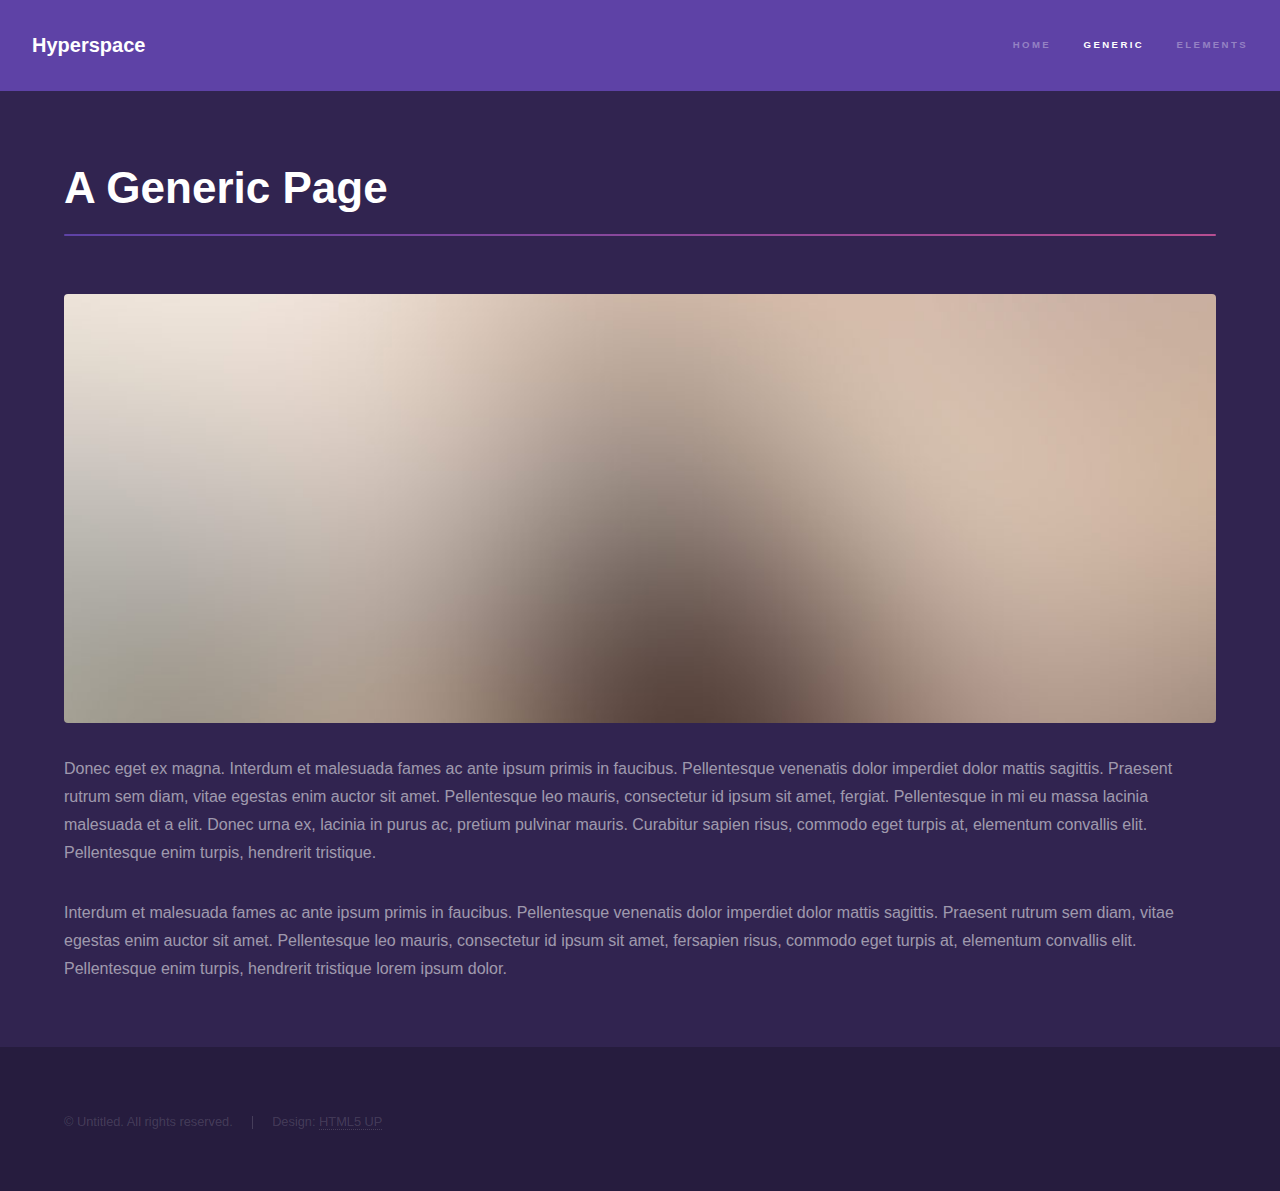
<file: generic.html>
<!DOCTYPE HTML>
<!--
	Hyperspace by HTML5 UP
	html5up.net | @ajlkn
	Free for personal and commercial use under the CCA 3.0 license (html5up.net/license)
-->
<html>
	<head>
		<title>Generic - Hyperspace by HTML5 UP</title>
		<meta charset="utf-8" />
		<meta name="viewport" content="width=device-width, initial-scale=1, user-scalable=no" />
		<link rel="stylesheet" href="assets/css/main.css" />
		<noscript><link rel="stylesheet" href="assets/css/noscript.css" /></noscript>
	</head>
	<body class="is-preload">

		<!-- Header -->
			<header id="header">
				<a href="index.html" class="title">Hyperspace</a>
				<nav>
					<ul>
						<li><a href="index.html">Home</a></li>
						<li><a href="generic.html" class="active">Generic</a></li>
						<li><a href="elements.html">Elements</a></li>
					</ul>
				</nav>
			</header>

		<!-- Wrapper -->
			<div id="wrapper">

				<!-- Main -->
					<section id="main" class="wrapper">
						<div class="inner">
							<h1 class="major">A Generic Page</h1>
							<span class="image fit"><img src="images/pic04.jpg" alt="" /></span>
							<p>Donec eget ex magna. Interdum et malesuada fames ac ante ipsum primis in faucibus. Pellentesque venenatis dolor imperdiet dolor mattis sagittis. Praesent rutrum sem diam, vitae egestas enim auctor sit amet. Pellentesque leo mauris, consectetur id ipsum sit amet, fergiat. Pellentesque in mi eu massa lacinia malesuada et a elit. Donec urna ex, lacinia in purus ac, pretium pulvinar mauris. Curabitur sapien risus, commodo eget turpis at, elementum convallis elit. Pellentesque enim turpis, hendrerit tristique.</p>
							<p>Interdum et malesuada fames ac ante ipsum primis in faucibus. Pellentesque venenatis dolor imperdiet dolor mattis sagittis. Praesent rutrum sem diam, vitae egestas enim auctor sit amet. Pellentesque leo mauris, consectetur id ipsum sit amet, fersapien risus, commodo eget turpis at, elementum convallis elit. Pellentesque enim turpis, hendrerit tristique lorem ipsum dolor.</p>
						</div>
					</section>

			</div>

		<!-- Footer -->
			<footer id="footer" class="wrapper alt">
				<div class="inner">
					<ul class="menu">
						<li>&copy; Untitled. All rights reserved.</li><li>Design: <a href="http://html5up.net">HTML5 UP</a></li>
					</ul>
				</div>
			</footer>

		<!-- Scripts -->
			<script src="assets/js/jquery.min.js"></script>
			<script src="assets/js/jquery.scrollex.min.js"></script>
			<script src="assets/js/jquery.scrolly.min.js"></script>
			<script src="assets/js/browser.min.js"></script>
			<script src="assets/js/breakpoints.min.js"></script>
			<script src="assets/js/util.js"></script>
			<script src="assets/js/main.js"></script>

	</body>
</html>
</file>
<file: assets/css/noscript.css>
/*
	Hyperspace by HTML5 UP
	html5up.net | @ajlkn
	Free for personal and commercial use under the CCA 3.0 license (html5up.net/license)
*/

/* Spotlights */

	.spotlights > section > .image:before {
		opacity: 0 !important;
	}

	.spotlights > section > .content > .inner {
		-moz-transform: none !important;
		-webkit-transform: none !important;
		-ms-transform: none !important;
		transform: none !important;
		opacity: 1 !important;
	}

/* Wrapper */

	.wrapper > .inner {
		opacity: 1 !important;
		-moz-transform: none !important;
		-webkit-transform: none !important;
		-ms-transform: none !important;
		transform: none !important;
	}

/* Sidebar */

	#sidebar > .inner {
		opacity: 1 !important;
	}

	#sidebar nav > ul > li {
		-moz-transform: none !important;
		-webkit-transform: none !important;
		-ms-transform: none !important;
		transform: none !important;
		opacity: 1 !important;
	}
</file>
<file: assets/css/main.css>
@import url(fontawesome-all.min.css);

/*
	Hyperspace by HTML5 UP
	html5up.net | @ajlkn
	Free for personal and commercial use under the CCA 3.0 license (html5up.net/license)
*/

html, body, div, span, applet, object,
iframe, h1, h2, h3, h4, h5, h6, p, blockquote,
pre, a, abbr, acronym, address, big, cite,
code, del, dfn, em, img, ins, kbd, q, s, samp,
small, strike, strong, sub, sup, tt, var, b,
u, i, center, dl, dt, dd, ol, ul, li, fieldset,
form, label, legend, table, caption, tbody,
tfoot, thead, tr, th, td, article, aside,
canvas, details, embed, figure, figcaption,
footer, header, hgroup, menu, nav, output, ruby,
section, summary, time, mark, audio, video {
	margin: 0;
	padding: 0;
	border: 0;
	font-size: 100%;
	font: inherit;
	vertical-align: baseline;}

article, aside, details, figcaption, figure,
footer, header, hgroup, menu, nav, section {
	display: block;}

body {
	line-height: 1;
}

ol, ul {
	list-style: none;
}

blockquote, q {
	quotes: none;
}

	blockquote:before, blockquote:after, q:before, q:after {
		content: '';
		content: none;
	}

table {
	border-collapse: collapse;
	border-spacing: 0;
}

body {
	-webkit-text-size-adjust: none;
}

mark {
	background-color: transparent;
	color: inherit;
}

input::-moz-focus-inner {
	border: 0;
	padding: 0;
}

input, select, textarea {
	-moz-appearance: none;
	-webkit-appearance: none;
	-ms-appearance: none;
	appearance: none;
}

/* Basic */

	@-ms-viewport {
		width: device-width;
	}

	body {
		-ms-overflow-style: scrollbar;
	}

	@media screen and (max-width: 480px) {

		html, body {
			min-width: 320px;
		}

	}

	html {
		box-sizing: border-box;
	}

	*, *:before, *:after {
		box-sizing: inherit;
	}

	body {
		background: #312450;
	}

		body.is-preload *, body.is-preload *:before, body.is-preload *:after {
			-moz-animation: none !important;
			-webkit-animation: none !important;
			-ms-animation: none !important;
			animation: none !important;
			-moz-transition: none !important;
			-webkit-transition: none !important;
			-ms-transition: none !important;
			transition: none !important;
		}

/* Type */

	body, input, select, textarea {
		color: rgba(255, 255, 255, 0.55);
		font-family: Arial, Helvetica, sans-serif;
		font-size: 16.5pt;
		font-weight: normal;
		line-height: 1.75;
	}

		@media screen and (max-width: 1680px) {

			body, input, select, textarea {
				font-size: 13pt;
			}

		}

		@media screen and (max-width: 1280px) {

			body, input, select, textarea {
				font-size: 12pt;
			}

		}

		@media screen and (max-width: 360px) {

			body, input, select, textarea {
				font-size: 11pt;
			}

		}

	a {
		-moz-transition: color 0.2s ease, border-bottom-color 0.2s ease;
		-webkit-transition: color 0.2s ease, border-bottom-color 0.2s ease;
		-ms-transition: color 0.2s ease, border-bottom-color 0.2s ease;
		transition: color 0.2s ease, border-bottom-color 0.2s ease;
		border-bottom: dotted 1px rgba(255, 255, 255, 0.35);
		color: inherit;
		text-decoration: none;
	}

		a:hover {
			border-bottom-color: transparent;
			color: #ffffff;
		}

	strong, b {
		color: #ffffff;
		font-weight: bold;
	}

	em, i {
		font-style: italic;
	}

	p {
		margin: 0 0 2em 0;
	}

	h1, h2, h3, h4, h5, h6 {
		color: #ffffff;
		font-weight: bold;
		line-height: 1.5;
		margin: 0 0 0.5em 0;
	}

		h1 a, h2 a, h3 a, h4 a, h5 a, h6 a {
			color: inherit;
			text-decoration: none;
		}

	h1 {
		font-size: 2.75em;
	}

		h1.major {
			margin: 0 0 1.3em 0;
			position: relative;
			padding-bottom: 0.35em;
		}

			h1.major:after {
				background-image: -moz-linear-gradient(to right, #5e42a6, #b74e91);
				background-image: -webkit-linear-gradient(to right, #5e42a6, #b74e91);
				background-image: -ms-linear-gradient(to right, #5e42a6, #b74e91);
				background-image: linear-gradient(to right, #5e42a6, #b74e91);
				-moz-transition: max-width 0.2s ease;
				-webkit-transition: max-width 0.2s ease;
				-ms-transition: max-width 0.2s ease;
				transition: max-width 0.2s ease;
				border-radius: 0.2em;
				bottom: 0;
				content: '';
				height: 0.05em;
				position: absolute;
				right: 0;
				width: 100%;
			}

	h2 {
		font-size: 1.75em;
	}

	h3 {
		font-size: 1.1em;
	}

	h4 {
		font-size: 1em;
	}

	h5 {
		font-size: 0.8em;
	}

	h6 {
		font-size: 0.6em;
	}

	@media screen and (max-width: 736px) {

		h1 {
			font-size: 2em;
		}

		h2 {
			font-size: 1.25em;
		}

		h3 {
			font-size: 1em;
		}

		h4 {
			font-size: 0.8em;
		}

		h5 {
			font-size: 0.6em;
		}

		h6 {
			font-size: 0.6em;
		}

	}

	sub {
		font-size: 0.8em;
		position: relative;
		top: 0.5em;
	}

	sup {
		font-size: 0.8em;
		position: relative;
		top: -0.5em;
	}

	blockquote {
		border-left: solid 4px rgba(255, 255, 255, 0.15);
		font-style: italic;
		margin: 0 0 2em 0;
		padding: 0.5em 0 0.5em 2em;
	}

	code {
		background: rgba(255, 255, 255, 0.05);
		border-radius: 0.25em;
		border: solid 1px rgba(255, 255, 255, 0.15);
		font-family: "Courier New", monospace;
		font-size: 0.9em;
		margin: 0 0.25em;
		padding: 0.25em 0.65em;
	}

	pre {
		-webkit-overflow-scrolling: touch;
		font-family: "Courier New", monospace;
		font-size: 0.9em;
		margin: 0 0 2em 0;
	}

		pre code {
			display: block;
			line-height: 1.75em;
			padding: 1em 1.5em;
			overflow-x: auto;
		}

	hr {
		border: 0;
		border-bottom: solid 1px rgba(255, 255, 255, 0.15);
		margin: 2em 0;
	}

		hr.major {
			margin: 3em 0;
		}

	.align-left {
		text-align: left;
	}

	.align-center {
		text-align: center;
	}

	.align-right {
		text-align: right;
	}

/* Row */

	.row {
		display: flex;
		flex-wrap: wrap;
		box-sizing: border-box;
		align-items: stretch;
	}

		.row > * {
			box-sizing: border-box;
		}

		.row.gtr-uniform > * > :last-child {
			margin-bottom: 0;
		}

		.row.aln-left {
			justify-content: flex-start;
		}

		.row.aln-center {
			justify-content: center;
		}

		.row.aln-right {
			justify-content: flex-end;
		}

		.row.aln-top {
			align-items: flex-start;
		}

		.row.aln-middle {
			align-items: center;
		}

		.row.aln-bottom {
			align-items: flex-end;
		}

		.row > .imp {
			order: -1;
		}

		.row > .col-1 {
			width: 8.33333%;
		}

		.row > .off-1 {
			margin-left: 8.33333%;
		}

		.row > .col-2 {
			width: 16.66667%;
		}

		.row > .off-2 {
			margin-left: 16.66667%;
		}

		.row > .col-3 {
			width: 25%;
		}

		.row > .off-3 {
			margin-left: 25%;
		}

		.row > .col-4 {
			width: 33.33333%;
		}

		.row > .off-4 {
			margin-left: 33.33333%;
		}

		.row > .col-5 {
			width: 41.66667%;
		}

		.row > .off-5 {
			margin-left: 41.66667%;
		}

		.row > .col-6 {
			width: 50%;
		}

		.row > .off-6 {
			margin-left: 50%;
		}

		.row > .col-7 {
			width: 58.33333%;
		}

		.row > .off-7 {
			margin-left: 58.33333%;
		}

		.row > .col-8 {
			width: 66.66667%;
		}

		.row > .off-8 {
			margin-left: 66.66667%;
		}

		.row > .col-9 {
			width: 75%;
		}

		.row > .off-9 {
			margin-left: 75%;
		}

		.row > .col-10 {
			width: 83.33333%;
		}

		.row > .off-10 {
			margin-left: 83.33333%;
		}

		.row > .col-11 {
			width: 91.66667%;
		}

		.row > .off-11 {
			margin-left: 91.66667%;
		}

		.row > .col-12 {
			width: 100%;
		}

		.row > .off-12 {
			margin-left: 100%;
		}

		.row.gtr-0 {
			margin-top: 0;
			margin-left: 0em;
		}

			.row.gtr-0 > * {
				padding: 0 0 0 0em;
			}

			.row.gtr-0.gtr-uniform {
				margin-top: 0em;
			}

				.row.gtr-0.gtr-uniform > * {
					padding-top: 0em;
				}

		.row.gtr-25 {
			margin-top: 0;
			margin-left: -0.375em;
		}

			.row.gtr-25 > * {
				padding: 0 0 0 0.375em;
			}

			.row.gtr-25.gtr-uniform {
				margin-top: -0.375em;
			}

				.row.gtr-25.gtr-uniform > * {
					padding-top: 0.375em;
				}

		.row.gtr-50 {
			margin-top: 0;
			margin-left: -0.75em;
		}

			.row.gtr-50 > * {
				padding: 0 0 0 0.75em;
			}

			.row.gtr-50.gtr-uniform {
				margin-top: -0.75em;
			}

				.row.gtr-50.gtr-uniform > * {
					padding-top: 0.75em;
				}

		.row {
			margin-top: 0;
			margin-left: -1.5em;
		}

			.row > * {
				padding: 0 0 0 1.5em;
			}

			.row.gtr-uniform {
				margin-top: -1.5em;
			}

				.row.gtr-uniform > * {
					padding-top: 1.5em;
				}

		.row.gtr-150 {
			margin-top: 0;
			margin-left: -2.25em;
		}

			.row.gtr-150 > * {
				padding: 0 0 0 2.25em;
			}

			.row.gtr-150.gtr-uniform {
				margin-top: -2.25em;
			}

				.row.gtr-150.gtr-uniform > * {
					padding-top: 2.25em;
				}

		.row.gtr-200 {
			margin-top: 0;
			margin-left: -3em;
		}

			.row.gtr-200 > * {
				padding: 0 0 0 3em;
			}

			.row.gtr-200.gtr-uniform {
				margin-top: -3em;
			}

				.row.gtr-200.gtr-uniform > * {
					padding-top: 3em;
				}

		@media screen and (max-width: 1680px) {

			.row {
				display: flex;
				flex-wrap: wrap;
				box-sizing: border-box;
				align-items: stretch;
			}

				.row > * {
					box-sizing: border-box;
				}

				.row.gtr-uniform > * > :last-child {
					margin-bottom: 0;
				}

				.row.aln-left {
					justify-content: flex-start;
				}

				.row.aln-center {
					justify-content: center;
				}

				.row.aln-right {
					justify-content: flex-end;
				}

				.row.aln-top {
					align-items: flex-start;
				}

				.row.aln-middle {
					align-items: center;
				}

				.row.aln-bottom {
					align-items: flex-end;
				}

				.row > .imp-xlarge {
					order: -1;
				}

				.row > .col-1-xlarge {
					width: 8.33333%;
				}

				.row > .off-1-xlarge {
					margin-left: 8.33333%;
				}

				.row > .col-2-xlarge {
					width: 16.66667%;
				}

				.row > .off-2-xlarge {
					margin-left: 16.66667%;
				}

				.row > .col-3-xlarge {
					width: 25%;
				}

				.row > .off-3-xlarge {
					margin-left: 25%;
				}

				.row > .col-4-xlarge {
					width: 33.33333%;
				}

				.row > .off-4-xlarge {
					margin-left: 33.33333%;
				}

				.row > .col-5-xlarge {
					width: 41.66667%;
				}

				.row > .off-5-xlarge {
					margin-left: 41.66667%;
				}

				.row > .col-6-xlarge {
					width: 50%;
				}

				.row > .off-6-xlarge {
					margin-left: 50%;
				}

				.row > .col-7-xlarge {
					width: 58.33333%;
				}

				.row > .off-7-xlarge {
					margin-left: 58.33333%;
				}

				.row > .col-8-xlarge {
					width: 66.66667%;
				}

				.row > .off-8-xlarge {
					margin-left: 66.66667%;
				}

				.row > .col-9-xlarge {
					width: 75%;
				}

				.row > .off-9-xlarge {
					margin-left: 75%;
				}

				.row > .col-10-xlarge {
					width: 83.33333%;
				}

				.row > .off-10-xlarge {
					margin-left: 83.33333%;
				}

				.row > .col-11-xlarge {
					width: 91.66667%;
				}

				.row > .off-11-xlarge {
					margin-left: 91.66667%;
				}

				.row > .col-12-xlarge {
					width: 100%;
				}

				.row > .off-12-xlarge {
					margin-left: 100%;
				}

				.row.gtr-0 {
					margin-top: 0;
					margin-left: 0em;
				}

					.row.gtr-0 > * {
						padding: 0 0 0 0em;
					}

					.row.gtr-0.gtr-uniform {
						margin-top: 0em;
					}

						.row.gtr-0.gtr-uniform > * {
							padding-top: 0em;
						}

				.row.gtr-25 {
					margin-top: 0;
					margin-left: -0.375em;
				}

					.row.gtr-25 > * {
						padding: 0 0 0 0.375em;
					}

					.row.gtr-25.gtr-uniform {
						margin-top: -0.375em;
					}

						.row.gtr-25.gtr-uniform > * {
							padding-top: 0.375em;
						}

				.row.gtr-50 {
					margin-top: 0;
					margin-left: -0.75em;
				}

					.row.gtr-50 > * {
						padding: 0 0 0 0.75em;
					}

					.row.gtr-50.gtr-uniform {
						margin-top: -0.75em;
					}

						.row.gtr-50.gtr-uniform > * {
							padding-top: 0.75em;
						}

				.row {
					margin-top: 0;
					margin-left: -1.5em;
				}

					.row > * {
						padding: 0 0 0 1.5em;
					}

					.row.gtr-uniform {
						margin-top: -1.5em;
					}

						.row.gtr-uniform > * {
							padding-top: 1.5em;
						}

				.row.gtr-150 {
					margin-top: 0;
					margin-left: -2.25em;
				}

					.row.gtr-150 > * {
						padding: 0 0 0 2.25em;
					}

					.row.gtr-150.gtr-uniform {
						margin-top: -2.25em;
					}

						.row.gtr-150.gtr-uniform > * {
							padding-top: 2.25em;
						}

				.row.gtr-200 {
					margin-top: 0;
					margin-left: -3em;
				}

					.row.gtr-200 > * {
						padding: 0 0 0 3em;
					}

					.row.gtr-200.gtr-uniform {
						margin-top: -3em;
					}

						.row.gtr-200.gtr-uniform > * {
							padding-top: 3em;
						}

		}

		@media screen and (max-width: 1280px) {

			.row {
				display: flex;
				flex-wrap: wrap;
				box-sizing: border-box;
				align-items: stretch;
			}

				.row > * {
					box-sizing: border-box;
				}

				.row.gtr-uniform > * > :last-child {
					margin-bottom: 0;
				}

				.row.aln-left {
					justify-content: flex-start;
				}

				.row.aln-center {
					justify-content: center;
				}

				.row.aln-right {
					justify-content: flex-end;
				}

				.row.aln-top {
					align-items: flex-start;
				}

				.row.aln-middle {
					align-items: center;
				}

				.row.aln-bottom {
					align-items: flex-end;
				}

				.row > .imp-large {
					order: -1;
				}

				.row > .col-1-large {
					width: 8.33333%;
				}

				.row > .off-1-large {
					margin-left: 8.33333%;
				}

				.row > .col-2-large {
					width: 16.66667%;
				}

				.row > .off-2-large {
					margin-left: 16.66667%;
				}

				.row > .col-3-large {
					width: 25%;
				}

				.row > .off-3-large {
					margin-left: 25%;
				}

				.row > .col-4-large {
					width: 33.33333%;
				}

				.row > .off-4-large {
					margin-left: 33.33333%;
				}

				.row > .col-5-large {
					width: 41.66667%;
				}

				.row > .off-5-large {
					margin-left: 41.66667%;
				}

				.row > .col-6-large {
					width: 50%;
				}

				.row > .off-6-large {
					margin-left: 50%;
				}

				.row > .col-7-large {
					width: 58.33333%;
				}

				.row > .off-7-large {
					margin-left: 58.33333%;
				}

				.row > .col-8-large {
					width: 66.66667%;
				}

				.row > .off-8-large {
					margin-left: 66.66667%;
				}

				.row > .col-9-large {
					width: 75%;
				}

				.row > .off-9-large {
					margin-left: 75%;
				}

				.row > .col-10-large {
					width: 83.33333%;
				}

				.row > .off-10-large {
					margin-left: 83.33333%;
				}

				.row > .col-11-large {
					width: 91.66667%;
				}

				.row > .off-11-large {
					margin-left: 91.66667%;
				}

				.row > .col-12-large {
					width: 100%;
				}

				.row > .off-12-large {
					margin-left: 100%;
				}

				.row.gtr-0 {
					margin-top: 0;
					margin-left: 0em;
				}

					.row.gtr-0 > * {
						padding: 0 0 0 0em;
					}

					.row.gtr-0.gtr-uniform {
						margin-top: 0em;
					}

						.row.gtr-0.gtr-uniform > * {
							padding-top: 0em;
						}

				.row.gtr-25 {
					margin-top: 0;
					margin-left: -0.375em;
				}

					.row.gtr-25 > * {
						padding: 0 0 0 0.375em;
					}

					.row.gtr-25.gtr-uniform {
						margin-top: -0.375em;
					}

						.row.gtr-25.gtr-uniform > * {
							padding-top: 0.375em;
						}

				.row.gtr-50 {
					margin-top: 0;
					margin-left: -0.75em;
				}

					.row.gtr-50 > * {
						padding: 0 0 0 0.75em;
					}

					.row.gtr-50.gtr-uniform {
						margin-top: -0.75em;
					}

						.row.gtr-50.gtr-uniform > * {
							padding-top: 0.75em;
						}

				.row {
					margin-top: 0;
					margin-left: -1.5em;
				}

					.row > * {
						padding: 0 0 0 1.5em;
					}

					.row.gtr-uniform {
						margin-top: -1.5em;
					}

						.row.gtr-uniform > * {
							padding-top: 1.5em;
						}

				.row.gtr-150 {
					margin-top: 0;
					margin-left: -2.25em;
				}

					.row.gtr-150 > * {
						padding: 0 0 0 2.25em;
					}

					.row.gtr-150.gtr-uniform {
						margin-top: -2.25em;
					}

						.row.gtr-150.gtr-uniform > * {
							padding-top: 2.25em;
						}

				.row.gtr-200 {
					margin-top: 0;
					margin-left: -3em;
				}

					.row.gtr-200 > * {
						padding: 0 0 0 3em;
					}

					.row.gtr-200.gtr-uniform {
						margin-top: -3em;
					}

						.row.gtr-200.gtr-uniform > * {
							padding-top: 3em;
						}

		}

		@media screen and (max-width: 980px) {

			.row {
				display: flex;
				flex-wrap: wrap;
				box-sizing: border-box;
				align-items: stretch;
			}

				.row > * {
					box-sizing: border-box;
				}

				.row.gtr-uniform > * > :last-child {
					margin-bottom: 0;
				}

				.row.aln-left {
					justify-content: flex-start;
				}

				.row.aln-center {
					justify-content: center;
				}

				.row.aln-right {
					justify-content: flex-end;
				}

				.row.aln-top {
					align-items: flex-start;
				}

				.row.aln-middle {
					align-items: center;
				}

				.row.aln-bottom {
					align-items: flex-end;
				}

				.row > .imp-medium {
					order: -1;
				}

				.row > .col-1-medium {
					width: 8.33333%;
				}

				.row > .off-1-medium {
					margin-left: 8.33333%;
				}

				.row > .col-2-medium {
					width: 16.66667%;
				}

				.row > .off-2-medium {
					margin-left: 16.66667%;
				}

				.row > .col-3-medium {
					width: 25%;
				}

				.row > .off-3-medium {
					margin-left: 25%;
				}

				.row > .col-4-medium {
					width: 33.33333%;
				}

				.row > .off-4-medium {
					margin-left: 33.33333%;
				}

				.row > .col-5-medium {
					width: 41.66667%;
				}

				.row > .off-5-medium {
					margin-left: 41.66667%;
				}

				.row > .col-6-medium {
					width: 50%;
				}

				.row > .off-6-medium {
					margin-left: 50%;
				}

				.row > .col-7-medium {
					width: 58.33333%;
				}

				.row > .off-7-medium {
					margin-left: 58.33333%;
				}

				.row > .col-8-medium {
					width: 66.66667%;
				}

				.row > .off-8-medium {
					margin-left: 66.66667%;
				}

				.row > .col-9-medium {
					width: 75%;
				}

				.row > .off-9-medium {
					margin-left: 75%;
				}

				.row > .col-10-medium {
					width: 83.33333%;
				}

				.row > .off-10-medium {
					margin-left: 83.33333%;
				}

				.row > .col-11-medium {
					width: 91.66667%;
				}

				.row > .off-11-medium {
					margin-left: 91.66667%;
				}

				.row > .col-12-medium {
					width: 100%;
				}

				.row > .off-12-medium {
					margin-left: 100%;
				}

				.row.gtr-0 {
					margin-top: 0;
					margin-left: 0em;
				}

					.row.gtr-0 > * {
						padding: 0 0 0 0em;
					}

					.row.gtr-0.gtr-uniform {
						margin-top: 0em;
					}

						.row.gtr-0.gtr-uniform > * {
							padding-top: 0em;
						}

				.row.gtr-25 {
					margin-top: 0;
					margin-left: -0.375em;
				}

					.row.gtr-25 > * {
						padding: 0 0 0 0.375em;
					}

					.row.gtr-25.gtr-uniform {
						margin-top: -0.375em;
					}

						.row.gtr-25.gtr-uniform > * {
							padding-top: 0.375em;
						}

				.row.gtr-50 {
					margin-top: 0;
					margin-left: -0.75em;
				}

					.row.gtr-50 > * {
						padding: 0 0 0 0.75em;
					}

					.row.gtr-50.gtr-uniform {
						margin-top: -0.75em;
					}

						.row.gtr-50.gtr-uniform > * {
							padding-top: 0.75em;
						}

				.row {
					margin-top: 0;
					margin-left: -1.5em;
				}

					.row > * {
						padding: 0 0 0 1.5em;
					}

					.row.gtr-uniform {
						margin-top: -1.5em;
					}

						.row.gtr-uniform > * {
							padding-top: 1.5em;
						}

				.row.gtr-150 {
					margin-top: 0;
					margin-left: -2.25em;
				}

					.row.gtr-150 > * {
						padding: 0 0 0 2.25em;
					}

					.row.gtr-150.gtr-uniform {
						margin-top: -2.25em;
					}

						.row.gtr-150.gtr-uniform > * {
							padding-top: 2.25em;
						}

				.row.gtr-200 {
					margin-top: 0;
					margin-left: -3em;
				}

					.row.gtr-200 > * {
						padding: 0 0 0 3em;
					}

					.row.gtr-200.gtr-uniform {
						margin-top: -3em;
					}

						.row.gtr-200.gtr-uniform > * {
							padding-top: 3em;
						}

		}

		@media screen and (max-width: 736px) {

			.row {
				display: flex;
				flex-wrap: wrap;
				box-sizing: border-box;
				align-items: stretch;
			}

				.row > * {
					box-sizing: border-box;
				}

				.row.gtr-uniform > * > :last-child {
					margin-bottom: 0;
				}

				.row.aln-left {
					justify-content: flex-start;
				}

				.row.aln-center {
					justify-content: center;
				}

				.row.aln-right {
					justify-content: flex-end;
				}

				.row.aln-top {
					align-items: flex-start;
				}

				.row.aln-middle {
					align-items: center;
				}

				.row.aln-bottom {
					align-items: flex-end;
				}

				.row > .imp-small {
					order: -1;
				}

				.row > .col-1-small {
					width: 8.33333%;
				}

				.row > .off-1-small {
					margin-left: 8.33333%;
				}

				.row > .col-2-small {
					width: 16.66667%;
				}

				.row > .off-2-small {
					margin-left: 16.66667%;
				}

				.row > .col-3-small {
					width: 25%;
				}

				.row > .off-3-small {
					margin-left: 25%;
				}

				.row > .col-4-small {
					width: 33.33333%;
				}

				.row > .off-4-small {
					margin-left: 33.33333%;
				}

				.row > .col-5-small {
					width: 41.66667%;
				}

				.row > .off-5-small {
					margin-left: 41.66667%;
				}

				.row > .col-6-small {
					width: 50%;
				}

				.row > .off-6-small {
					margin-left: 50%;
				}

				.row > .col-7-small {
					width: 58.33333%;
				}

				.row > .off-7-small {
					margin-left: 58.33333%;
				}

				.row > .col-8-small {
					width: 66.66667%;
				}

				.row > .off-8-small {
					margin-left: 66.66667%;
				}

				.row > .col-9-small {
					width: 75%;
				}

				.row > .off-9-small {
					margin-left: 75%;
				}

				.row > .col-10-small {
					width: 83.33333%;
				}

				.row > .off-10-small {
					margin-left: 83.33333%;
				}

				.row > .col-11-small {
					width: 91.66667%;
				}

				.row > .off-11-small {
					margin-left: 91.66667%;
				}

				.row > .col-12-small {
					width: 100%;
				}

				.row > .off-12-small {
					margin-left: 100%;
				}

				.row.gtr-0 {
					margin-top: 0;
					margin-left: 0em;
				}

					.row.gtr-0 > * {
						padding: 0 0 0 0em;
					}

					.row.gtr-0.gtr-uniform {
						margin-top: 0em;
					}

						.row.gtr-0.gtr-uniform > * {
							padding-top: 0em;
						}

				.row.gtr-25 {
					margin-top: 0;
					margin-left: -0.375em;
				}

					.row.gtr-25 > * {
						padding: 0 0 0 0.375em;
					}

					.row.gtr-25.gtr-uniform {
						margin-top: -0.375em;
					}

						.row.gtr-25.gtr-uniform > * {
							padding-top: 0.375em;
						}

				.row.gtr-50 {
					margin-top: 0;
					margin-left: -0.75em;
				}

					.row.gtr-50 > * {
						padding: 0 0 0 0.75em;
					}

					.row.gtr-50.gtr-uniform {
						margin-top: -0.75em;
					}

						.row.gtr-50.gtr-uniform > * {
							padding-top: 0.75em;
						}

				.row {
					margin-top: 0;
					margin-left: -1.5em;
				}

					.row > * {
						padding: 0 0 0 1.5em;
					}

					.row.gtr-uniform {
						margin-top: -1.5em;
					}

						.row.gtr-uniform > * {
							padding-top: 1.5em;
						}

				.row.gtr-150 {
					margin-top: 0;
					margin-left: -2.25em;
				}

					.row.gtr-150 > * {
						padding: 0 0 0 2.25em;
					}

					.row.gtr-150.gtr-uniform {
						margin-top: -2.25em;
					}

						.row.gtr-150.gtr-uniform > * {
							padding-top: 2.25em;
						}

				.row.gtr-200 {
					margin-top: 0;
					margin-left: -3em;
				}

					.row.gtr-200 > * {
						padding: 0 0 0 3em;
					}

					.row.gtr-200.gtr-uniform {
						margin-top: -3em;
					}

						.row.gtr-200.gtr-uniform > * {
							padding-top: 3em;
						}

		}

		@media screen and (max-width: 480px) {

			.row {
				display: flex;
				flex-wrap: wrap;
				box-sizing: border-box;
				align-items: stretch;
			}

				.row > * {
					box-sizing: border-box;
				}

				.row.gtr-uniform > * > :last-child {
					margin-bottom: 0;
				}

				.row.aln-left {
					justify-content: flex-start;
				}

				.row.aln-center {
					justify-content: center;
				}

				.row.aln-right {
					justify-content: flex-end;
				}

				.row.aln-top {
					align-items: flex-start;
				}

				.row.aln-middle {
					align-items: center;
				}

				.row.aln-bottom {
					align-items: flex-end;
				}

				.row > .imp-xsmall {
					order: -1;
				}

				.row > .col-1-xsmall {
					width: 8.33333%;
				}

				.row > .off-1-xsmall {
					margin-left: 8.33333%;
				}

				.row > .col-2-xsmall {
					width: 16.66667%;
				}

				.row > .off-2-xsmall {
					margin-left: 16.66667%;
				}

				.row > .col-3-xsmall {
					width: 25%;
				}

				.row > .off-3-xsmall {
					margin-left: 25%;
				}

				.row > .col-4-xsmall {
					width: 33.33333%;
				}

				.row > .off-4-xsmall {
					margin-left: 33.33333%;
				}

				.row > .col-5-xsmall {
					width: 41.66667%;
				}

				.row > .off-5-xsmall {
					margin-left: 41.66667%;
				}

				.row > .col-6-xsmall {
					width: 50%;
				}

				.row > .off-6-xsmall {
					margin-left: 50%;
				}

				.row > .col-7-xsmall {
					width: 58.33333%;
				}

				.row > .off-7-xsmall {
					margin-left: 58.33333%;
				}

				.row > .col-8-xsmall {
					width: 66.66667%;
				}

				.row > .off-8-xsmall {
					margin-left: 66.66667%;
				}

				.row > .col-9-xsmall {
					width: 75%;
				}

				.row > .off-9-xsmall {
					margin-left: 75%;
				}

				.row > .col-10-xsmall {
					width: 83.33333%;
				}

				.row > .off-10-xsmall {
					margin-left: 83.33333%;
				}

				.row > .col-11-xsmall {
					width: 91.66667%;
				}

				.row > .off-11-xsmall {
					margin-left: 91.66667%;
				}

				.row > .col-12-xsmall {
					width: 100%;
				}

				.row > .off-12-xsmall {
					margin-left: 100%;
				}

				.row.gtr-0 {
					margin-top: 0;
					margin-left: 0em;
				}

					.row.gtr-0 > * {
						padding: 0 0 0 0em;
					}

					.row.gtr-0.gtr-uniform {
						margin-top: 0em;
					}

						.row.gtr-0.gtr-uniform > * {
							padding-top: 0em;
						}

				.row.gtr-25 {
					margin-top: 0;
					margin-left: -0.375em;
				}

					.row.gtr-25 > * {
						padding: 0 0 0 0.375em;
					}

					.row.gtr-25.gtr-uniform {
						margin-top: -0.375em;
					}

						.row.gtr-25.gtr-uniform > * {
							padding-top: 0.375em;
						}

				.row.gtr-50 {
					margin-top: 0;
					margin-left: -0.75em;
				}

					.row.gtr-50 > * {
						padding: 0 0 0 0.75em;
					}

					.row.gtr-50.gtr-uniform {
						margin-top: -0.75em;
					}

						.row.gtr-50.gtr-uniform > * {
							padding-top: 0.75em;
						}

				.row {
					margin-top: 0;
					margin-left: -1.5em;
				}

					.row > * {
						padding: 0 0 0 1.5em;
					}

					.row.gtr-uniform {
						margin-top: -1.5em;
					}

						.row.gtr-uniform > * {
							padding-top: 1.5em;
						}

				.row.gtr-150 {
					margin-top: 0;
					margin-left: -2.25em;
				}

					.row.gtr-150 > * {
						padding: 0 0 0 2.25em;
					}

					.row.gtr-150.gtr-uniform {
						margin-top: -2.25em;
					}

						.row.gtr-150.gtr-uniform > * {
							padding-top: 2.25em;
						}

				.row.gtr-200 {
					margin-top: 0;
					margin-left: -3em;
				}

					.row.gtr-200 > * {
						padding: 0 0 0 3em;
					}

					.row.gtr-200.gtr-uniform {
						margin-top: -3em;
					}

						.row.gtr-200.gtr-uniform > * {
							padding-top: 3em;
						}

		}

/* Box */

	.box {
		border-radius: 0.25em;
		border: solid 1px rgba(255, 255, 255, 0.15);
		margin-bottom: 2em;
		padding: 1.5em;
	}

		.box > :last-child,
		.box > :last-child > :last-child,
		.box > :last-child > :last-child > :last-child {
			margin-bottom: 0;
		}

		.box.alt {
			border: 0;
			border-radius: 0;
			padding: 0;
		}

/* Button */

	input[type="submit"],
	input[type="reset"],
	input[type="button"],
	button,
	.button {
		-moz-appearance: none;
		-webkit-appearance: none;
		-ms-appearance: none;
		appearance: none;
		-moz-transition: border-color 0.2s ease;
		-webkit-transition: border-color 0.2s ease;
		-ms-transition: border-color 0.2s ease;
		transition: border-color 0.2s ease;
		background-color: transparent;
		border: solid 1px !important;
		border-color: rgba(255, 255, 255, 0.15) !important;
		border-radius: 3em;
		color: #ffffff !important;
		cursor: pointer;
		display: inline-block;
		font-size: 0.6em;
		font-weight: bold;
		height: calc(4.75em + 2px);
		letter-spacing: 0.25em;
		line-height: 4.75em;
		outline: 0;
		padding: 0 3.75em;
		position: relative;
		text-align: center;
		text-decoration: none;
		text-transform: uppercase;
		white-space: nowrap;
	}

		input[type="submit"]:after,
		input[type="reset"]:after,
		input[type="button"]:after,
		button:after,
		.button:after {
			-moz-transform: scale(0.25);
			-webkit-transform: scale(0.25);
			-ms-transform: scale(0.25);
			transform: scale(0.25);
			pointer-events: none;
			-moz-transition: opacity 0.2s ease, -moz-transform 0.2s ease;
			-webkit-transition: opacity 0.2s ease, -webkit-transform 0.2s ease;
			-ms-transition: opacity 0.2s ease, -ms-transform 0.2s ease;
			transition: opacity 0.2s ease, transform 0.2s ease;
			background: #ffffff;
			border-radius: 3em;
			content: '';
			height: 100%;
			left: 0;
			opacity: 0;
			position: absolute;
			top: 0;
			width: 100%;
		}

		input[type="submit"].icon:before,
		input[type="reset"].icon:before,
		input[type="button"].icon:before,
		button.icon:before,
		.button.icon:before {
			margin-right: 0.75em;
		}

		input[type="submit"].fit,
		input[type="reset"].fit,
		input[type="button"].fit,
		button.fit,
		.button.fit {
			width: 100%;
		}

		input[type="submit"].small,
		input[type="reset"].small,
		input[type="button"].small,
		button.small,
		.button.small {
			font-size: 0.4em;
		}

		input[type="submit"].large,
		input[type="reset"].large,
		input[type="button"].large,
		button.large,
		.button.large {
			font-size: 0.8em;
		}

		input[type="submit"].primary,
		input[type="reset"].primary,
		input[type="button"].primary,
		button.primary,
		.button.primary {
			background-color: #ffffff;
			color: #312450 !important;
		}

			input[type="submit"].primary:after,
			input[type="reset"].primary:after,
			input[type="button"].primary:after,
			button.primary:after,
			.button.primary:after {
				display: none;
			}

		input[type="submit"].disabled, input[type="submit"]:disabled,
		input[type="reset"].disabled,
		input[type="reset"]:disabled,
		input[type="button"].disabled,
		input[type="button"]:disabled,
		button.disabled,
		button:disabled,
		.button.disabled,
		.button:disabled {
			cursor: default;
			opacity: 0.5;
			pointer-events: none;
		}

		input[type="submit"]:hover,
		input[type="reset"]:hover,
		input[type="button"]:hover,
		button:hover,
		.button:hover {
			border-color: rgba(255, 255, 255, 0.55) !important;
		}

			input[type="submit"]:hover:after,
			input[type="reset"]:hover:after,
			input[type="button"]:hover:after,
			button:hover:after,
			.button:hover:after {
				opacity: 0.05;
				-moz-transform: scale(1);
				-webkit-transform: scale(1);
				-ms-transform: scale(1);
				transform: scale(1);
			}

			input[type="submit"]:hover:active,
			input[type="reset"]:hover:active,
			input[type="button"]:hover:active,
			button:hover:active,
			.button:hover:active {
				border-color: #ffffff !important;
			}

				input[type="submit"]:hover:active:after,
				input[type="reset"]:hover:active:after,
				input[type="button"]:hover:active:after,
				button:hover:active:after,
				.button:hover:active:after {
					opacity: 0.1;
				}

/* Features */

	.features {
		display: -moz-flex;
		display: -webkit-flex;
		display: -ms-flex;
		display: flex;
		-moz-flex-wrap: wrap;
		-webkit-flex-wrap: wrap;
		-ms-flex-wrap: wrap;
		flex-wrap: wrap;
		border-radius: 0.25em;
		border: solid 1px rgba(255, 255, 255, 0.15);
		background: rgba(255, 255, 255, 0.05);
		margin: 0 0 2em 0;
	}

		.features section {
			padding: 3.5em 3em 1em 7em ;
			width: 50%;
			border-top: solid 1px rgba(255, 255, 255, 0.15);
			position: relative;
		}

			.features section:nth-child(-n + 2) {
				border-top-width: 0;
			}

			.features section:nth-child(2n) {
				border-left: solid 1px rgba(255, 255, 255, 0.15);
			}

			.features section .icon {
				-moz-transition: opacity 0.5s ease, -moz-transform 0.5s ease;
				-webkit-transition: opacity 0.5s ease, -webkit-transform 0.5s ease;
				-ms-transition: opacity 0.5s ease, -ms-transform 0.5s ease;
				transition: opacity 0.5s ease, transform 0.5s ease;
				-moz-transition-delay: 1s;
				-webkit-transition-delay: 1s;
				-ms-transition-delay: 1s;
				transition-delay: 1s;
				-moz-transform: scale(1);
				-webkit-transform: scale(1);
				-ms-transform: scale(1);
				transform: scale(1);
				position: absolute;
				left: 3em;
				top: 3em;
				opacity: 1;
			}

			.features section:nth-child(1) .icon {
				-moz-transition-delay: 0.15s;
				-webkit-transition-delay: 0.15s;
				-ms-transition-delay: 0.15s;
				transition-delay: 0.15s;
			}

			.features section:nth-child(2) .icon {
				-moz-transition-delay: 0.3s;
				-webkit-transition-delay: 0.3s;
				-ms-transition-delay: 0.3s;
				transition-delay: 0.3s;
			}

			.features section:nth-child(3) .icon {
				-moz-transition-delay: 0.45s;
				-webkit-transition-delay: 0.45s;
				-ms-transition-delay: 0.45s;
				transition-delay: 0.45s;
			}

			.features section:nth-child(4) .icon {
				-moz-transition-delay: 0.6s;
				-webkit-transition-delay: 0.6s;
				-ms-transition-delay: 0.6s;
				transition-delay: 0.6s;
			}

			.features section:nth-child(5) .icon {
				-moz-transition-delay: 0.75s;
				-webkit-transition-delay: 0.75s;
				-ms-transition-delay: 0.75s;
				transition-delay: 0.75s;
			}

			.features section:nth-child(6) .icon {
				-moz-transition-delay: 0.9s;
				-webkit-transition-delay: 0.9s;
				-ms-transition-delay: 0.9s;
				transition-delay: 0.9s;
			}

			.features section:nth-child(7) .icon {
				-moz-transition-delay: 1.05s;
				-webkit-transition-delay: 1.05s;
				-ms-transition-delay: 1.05s;
				transition-delay: 1.05s;
			}

			.features section:nth-child(8) .icon {
				-moz-transition-delay: 1.2s;
				-webkit-transition-delay: 1.2s;
				-ms-transition-delay: 1.2s;
				transition-delay: 1.2s;
			}

			.features section:nth-child(9) .icon {
				-moz-transition-delay: 1.35s;
				-webkit-transition-delay: 1.35s;
				-ms-transition-delay: 1.35s;
				transition-delay: 1.35s;
			}

			.features section:nth-child(10) .icon {
				-moz-transition-delay: 1.5s;
				-webkit-transition-delay: 1.5s;
				-ms-transition-delay: 1.5s;
				transition-delay: 1.5s;
			}

			.features section:nth-child(11) .icon {
				-moz-transition-delay: 1.65s;
				-webkit-transition-delay: 1.65s;
				-ms-transition-delay: 1.65s;
				transition-delay: 1.65s;
			}

			.features section:nth-child(12) .icon {
				-moz-transition-delay: 1.8s;
				-webkit-transition-delay: 1.8s;
				-ms-transition-delay: 1.8s;
				transition-delay: 1.8s;
			}

			.features section:nth-child(13) .icon {
				-moz-transition-delay: 1.95s;
				-webkit-transition-delay: 1.95s;
				-ms-transition-delay: 1.95s;
				transition-delay: 1.95s;
			}

			.features section:nth-child(14) .icon {
				-moz-transition-delay: 2.1s;
				-webkit-transition-delay: 2.1s;
				-ms-transition-delay: 2.1s;
				transition-delay: 2.1s;
			}

			.features section:nth-child(15) .icon {
				-moz-transition-delay: 2.25s;
				-webkit-transition-delay: 2.25s;
				-ms-transition-delay: 2.25s;
				transition-delay: 2.25s;
			}

			.features section:nth-child(16) .icon {
				-moz-transition-delay: 2.4s;
				-webkit-transition-delay: 2.4s;
				-ms-transition-delay: 2.4s;
				transition-delay: 2.4s;
			}

			.features section:nth-child(17) .icon {
				-moz-transition-delay: 2.55s;
				-webkit-transition-delay: 2.55s;
				-ms-transition-delay: 2.55s;
				transition-delay: 2.55s;
			}

			.features section:nth-child(18) .icon {
				-moz-transition-delay: 2.7s;
				-webkit-transition-delay: 2.7s;
				-ms-transition-delay: 2.7s;
				transition-delay: 2.7s;
			}

			.features section:nth-child(19) .icon {
				-moz-transition-delay: 2.85s;
				-webkit-transition-delay: 2.85s;
				-ms-transition-delay: 2.85s;
				transition-delay: 2.85s;
			}

			.features section:nth-child(20) .icon {
				-moz-transition-delay: 3s;
				-webkit-transition-delay: 3s;
				-ms-transition-delay: 3s;
				transition-delay: 3s;
			}

		.features.inactive section .icon {
			-moz-transform: scale(0.5);
			-webkit-transform: scale(0.5);
			-ms-transform: scale(0.5);
			transform: scale(0.5);
			opacity: 0;
		}

		@media screen and (max-width: 980px) {

			.features {
				display: block;
			}

				.features section {
					border-top-width: 1px !important;
					border-left-width: 0 !important;
					width: 100%;
				}

					.features section:first-child {
						border-top-width: 0 !important;
					}

		}

		@media screen and (max-width: 736px) {

			.features section {
				padding: 2.5em 1.5em 0.1em 5.5em ;
			}

				.features section .icon {
					left: 1.5em;
					top: 2em;
				}

		}

		@media screen and (max-width: 480px) {

			.features section {
				padding: 2em 1.5em 0.1em 1.5em ;
			}

				.features section .icon {
					left: 0;
					position: relative;
					top: 0;
				}

		}

/* Form */

	form {
		margin: 0 0 2em 0;
	}

		form > :last-child {
			margin-bottom: 0;
		}

		form > .fields {
			display: -moz-flex;
			display: -webkit-flex;
			display: -ms-flex;
			display: flex;
			-moz-flex-wrap: wrap;
			-webkit-flex-wrap: wrap;
			-ms-flex-wrap: wrap;
			flex-wrap: wrap;
			width: calc(100% + 3em);
			margin: -1.5em 0 2em -1.5em;
		}

			form > .fields > .field {
				-moz-flex-grow: 0;
				-webkit-flex-grow: 0;
				-ms-flex-grow: 0;
				flex-grow: 0;
				-moz-flex-shrink: 0;
				-webkit-flex-shrink: 0;
				-ms-flex-shrink: 0;
				flex-shrink: 0;
				padding: 1.5em 0 0 1.5em;
				width: calc(100% - 1.5em);
			}

				form > .fields > .field.half {
					width: calc(50% - 0.75em);
				}

				form > .fields > .field.third {
					width: calc(100%/3 - 0.5em);
				}

				form > .fields > .field.quarter {
					width: calc(25% - 0.375em);
				}

		@media screen and (max-width: 480px) {

			form > .fields {
				width: calc(100% + 3em);
				margin: -1.5em 0 2em -1.5em;
			}

				form > .fields > .field {
					padding: 1.5em 0 0 1.5em;
					width: calc(100% - 1.5em);
				}

					form > .fields > .field.half {
						width: calc(100% - 1.5em);
					}

					form > .fields > .field.third {
						width: calc(100% - 1.5em);
					}

					form > .fields > .field.quarter {
						width: calc(100% - 1.5em);
					}

		}

	label {
		color: #ffffff;
		font-weight: bold;
		line-height: 1.5;
		margin: 0 0 0.7em 0;
		display: block;
		font-size: 1.1em;
	}

	input[type="text"],
	input[type="password"],
	input[type="email"],
	input[type="tel"],
	select,
	textarea {
		-moz-appearance: none;
		-webkit-appearance: none;
		-ms-appearance: none;
		appearance: none;
		background: rgba(255, 255, 255, 0.05);
		border-radius: 0.25em;
		border: none;
		border: solid 1px rgba(255, 255, 255, 0.15);
		color: inherit;
		display: block;
		outline: 0;
		padding: 0 1em;
		text-decoration: none;
		width: 100%;
	}

		input[type="text"]:invalid,
		input[type="password"]:invalid,
		input[type="email"]:invalid,
		input[type="tel"]:invalid,
		select:invalid,
		textarea:invalid {
			box-shadow: none;
		}

		input[type="text"]:focus,
		input[type="password"]:focus,
		input[type="email"]:focus,
		input[type="tel"]:focus,
		select:focus,
		textarea:focus {
			border-color: #ffffff;
			box-shadow: 0 0 0 1px #ffffff;
		}

	select {
		background-image: url("data:image/svg+xml;charset=utf8,%3Csvg xmlns='http://www.w3.org/2000/svg' width='40' height='40' preserveAspectRatio='none' viewBox='0 0 40 40'%3E%3Cpath d='M9.4,12.3l10.4,10.4l10.4-10.4c0.2-0.2,0.5-0.4,0.9-0.4c0.3,0,0.6,0.1,0.9,0.4l3.3,3.3c0.2,0.2,0.4,0.5,0.4,0.9 c0,0.4-0.1,0.6-0.4,0.9L20.7,31.9c-0.2,0.2-0.5,0.4-0.9,0.4c-0.3,0-0.6-0.1-0.9-0.4L4.3,17.3c-0.2-0.2-0.4-0.5-0.4-0.9 c0-0.4,0.1-0.6,0.4-0.9l3.3-3.3c0.2-0.2,0.5-0.4,0.9-0.4S9.1,12.1,9.4,12.3z' fill='rgba(255, 255, 255, 0.15)' /%3E%3C/svg%3E");
		background-size: 1.25rem;
		background-repeat: no-repeat;
		background-position: calc(100% - 1rem) center;
		height: 2.75em;
		padding-right: 2.75em;
		text-overflow: ellipsis;
	}

		select option {
			color: #ffffff;
			background: #312450;
		}

		select:focus::-ms-value {
			background-color: transparent;
		}

		select::-ms-expand {
			display: none;
		}

	input[type="text"],
	input[type="password"],
	input[type="email"],
	select {
		height: 2.75em;
	}

	textarea {
		padding: 0.75em 1em;
	}

		body.is-ie textarea {
			min-height: 10em;
		}

	input[type="checkbox"],
	input[type="radio"] {
		-moz-appearance: none;
		-webkit-appearance: none;
		-ms-appearance: none;
		appearance: none;
		display: block;
		float: left;
		margin-right: -2em;
		opacity: 0;
		width: 1em;
		z-index: -1;
	}

		input[type="checkbox"] + label,
		input[type="radio"] + label {
			text-decoration: none;
			color: rgba(255, 255, 255, 0.55);
			cursor: pointer;
			display: inline-block;
			font-size: 1em;
			font-weight: normal;
			padding-left: 2.4em;
			padding-right: 0.75em;
			position: relative;
		}

			input[type="checkbox"] + label:before,
			input[type="radio"] + label:before {
				-moz-osx-font-smoothing: grayscale;
				-webkit-font-smoothing: antialiased;
				display: inline-block;
				font-style: normal;
				font-variant: normal;
				text-rendering: auto;
				line-height: 1;
				text-transform: none !important;
				font-family: 'Font Awesome 5 Free';
				font-weight: 900;
			}

			input[type="checkbox"] + label:before,
			input[type="radio"] + label:before {
				background: rgba(255, 255, 255, 0.05);
				border-radius: 0.25em;
				border: solid 1px rgba(255, 255, 255, 0.15);
				content: '';
				display: inline-block;
				font-size: 0.8em;
				height: 2.0625em;
				left: 0;
				line-height: 2.0625em;
				position: absolute;
				text-align: center;
				top: 0;
				width: 2.0625em;
			}

		input[type="checkbox"]:checked + label:before,
		input[type="radio"]:checked + label:before {
			background: #ffffff;
			border-color: #ffffff;
			color: #b74e91;
			content: '\f00c';
		}

		input[type="checkbox"]:focus + label:before,
		input[type="radio"]:focus + label:before {
			border-color: #ffffff;
			box-shadow: 0 0 0 1px #ffffff;
		}

	input[type="checkbox"] + label:before {
		border-radius: 0.25em;
	}

	input[type="radio"] + label:before {
		border-radius: 100%;
	}

	::-webkit-input-placeholder {
		color: rgba(255, 255, 255, 0.35) !important;
		opacity: 1.0;
	}

	:-moz-placeholder {
		color: rgba(255, 255, 255, 0.35) !important;
		opacity: 1.0;
	}

	::-moz-placeholder {
		color: rgba(255, 255, 255, 0.35) !important;
		opacity: 1.0;
	}

	:-ms-input-placeholder {
		color: rgba(255, 255, 255, 0.35) !important;
		opacity: 1.0;
	}

/* Icon */

	.icon {
		text-decoration: none;
		border-bottom: none;
		position: relative;
	}

		.icon:before {
			-moz-osx-font-smoothing: grayscale;
			-webkit-font-smoothing: antialiased;
			display: inline-block;
			font-style: normal;
			font-variant: normal;
			text-rendering: auto;
			line-height: 1;
			text-transform: none !important;
			font-family: 'Font Awesome 5 Free';
			font-weight: 400;
		}

		.icon > .label {
			display: none;
		}

		.icon:before {
			line-height: inherit;
		}

		.icon.solid:before {
			font-weight: 900;
		}

		.icon.brands:before {
			font-family: 'Font Awesome 5 Brands';
		}

		.icon.major {
			width: 2.5em;
			height: 2.5em;
			display: block;
			background: #ffffff;
			border-radius: 100%;
			color: #312450;
			text-align: center;
			line-height: 2.5em;
			margin: 0 0 1.3em 0;
		}

			.icon.major:before {
				font-size: 1.25em;
			}

				.wrapper.style1 .icon.major:before {
					color: #5e42a6;
				}

				.wrapper.style1-alt .icon.major:before {
					color: #493382;
				}

				.wrapper.style2 .icon.major:before {
					color: #5052b5;
				}

				.wrapper.style2-alt .icon.major:before {
					color: #3e4094;
				}

				.wrapper.style3 .icon.major:before {
					color: #b74e91;
				}

				.wrapper.style3-alt .icon.major:before {
					color: #953d75;
				}

/* Image */

	.image {
		border-radius: 0.25em;
		border: 0;
		display: inline-block;
		position: relative;
	}

		.image img {
			border-radius: 0.25em;
			display: block;
		}

		.image.left, .image.right {
			max-width: 40%;
		}

			.image.left img, .image.right img {
				width: 100%;
			}

		.image.left {
			float: left;
			margin: 0 1.5em 1em 0;
			top: 0.25em;
		}

		.image.right {
			float: right;
			margin: 0 0 1em 1.5em;
			top: 0.25em;
		}

		.image.fit {
			display: block;
			margin: 0 0 2em 0;
			width: 100%;
		}

			.image.fit img {
				width: 100%;
			}

		.image.main {
			display: block;
			margin: 0 0 3em 0;
			width: 100%;
		}

			.image.main img {
				width: 100%;
			}

/* List */

	ol {
		list-style: decimal;
		margin: 0 0 2em 0;
		padding-left: 1.25em;
	}

		ol li {
			padding-left: 0.25em;
		}

	ul {
		list-style: disc;
		margin: 0 0 2em 0;
		padding-left: 1em;
	}

		ul li {
			padding-left: 0.5em;
		}

		ul.alt {
			list-style: none;
			padding-left: 0;
		}

			ul.alt li {
				border-top: solid 1px rgba(255, 255, 255, 0.15);
				padding: 0.5em 0;
			}

				ul.alt li:first-child {
					border-top: 0;
					padding-top: 0;
				}

	dl {
		margin: 0 0 2em 0;
	}

		dl dt {
			display: block;
			font-weight: bold;
			margin: 0 0 1em 0;
		}

		dl dd {
			margin-left: 2em;
		}

/* Actions */

	ul.actions {
		display: -moz-flex;
		display: -webkit-flex;
		display: -ms-flex;
		display: flex;
		cursor: default;
		list-style: none;
		margin-left: -1em;
		padding-left: 0;
	}

		ul.actions li {
			padding: 0 0 0 1em;
			vertical-align: middle;
		}

		ul.actions.special {
			-moz-justify-content: center;
			-webkit-justify-content: center;
			-ms-justify-content: center;
			justify-content: center;
			width: 100%;
			margin-left: 0;
		}

			ul.actions.special li:first-child {
				padding-left: 0;
			}

		ul.actions.stacked {
			-moz-flex-direction: column;
			-webkit-flex-direction: column;
			-ms-flex-direction: column;
			flex-direction: column;
			margin-left: 0;
		}

			ul.actions.stacked li {
				padding: 1.3em 0 0 0;
			}

				ul.actions.stacked li:first-child {
					padding-top: 0;
				}

		ul.actions.fit {
			width: calc(100% + 1em);
		}

			ul.actions.fit li {
				-moz-flex-grow: 1;
				-webkit-flex-grow: 1;
				-ms-flex-grow: 1;
				flex-grow: 1;
				-moz-flex-shrink: 1;
				-webkit-flex-shrink: 1;
				-ms-flex-shrink: 1;
				flex-shrink: 1;
				width: 100%;
			}

				ul.actions.fit li > * {
					width: 100%;
				}

			ul.actions.fit.stacked {
				width: 100%;
			}

		@media screen and (max-width: 480px) {

			ul.actions:not(.fixed) {
				-moz-flex-direction: column;
				-webkit-flex-direction: column;
				-ms-flex-direction: column;
				flex-direction: column;
				margin-left: 0;
				width: 100% !important;
			}

				ul.actions:not(.fixed) li {
					-moz-flex-grow: 1;
					-webkit-flex-grow: 1;
					-ms-flex-grow: 1;
					flex-grow: 1;
					-moz-flex-shrink: 1;
					-webkit-flex-shrink: 1;
					-ms-flex-shrink: 1;
					flex-shrink: 1;
					padding: 1em 0 0 0;
					text-align: center;
					width: 100%;
				}

					ul.actions:not(.fixed) li > * {
						width: 100%;
					}

					ul.actions:not(.fixed) li:first-child {
						padding-top: 0;
					}

					ul.actions:not(.fixed) li input[type="submit"],
					ul.actions:not(.fixed) li input[type="reset"],
					ul.actions:not(.fixed) li input[type="button"],
					ul.actions:not(.fixed) li button,
					ul.actions:not(.fixed) li .button {
						width: 100%;
					}

						ul.actions:not(.fixed) li input[type="submit"].icon:before,
						ul.actions:not(.fixed) li input[type="reset"].icon:before,
						ul.actions:not(.fixed) li input[type="button"].icon:before,
						ul.actions:not(.fixed) li button.icon:before,
						ul.actions:not(.fixed) li .button.icon:before {
							margin-left: -0.5rem;
						}

		}

/* Contact */

	ul.contact {
		list-style: none;
		padding: 0;
	}

		ul.contact > li {
			padding: 0;
			margin: 1.5em 0 0 0;
		}

			ul.contact > li:first-child {
				margin-top: 0;
			}

/* Icons */

	ul.icons {
		cursor: default;
		list-style: none;
		padding-left: 0;
	}

		ul.icons li {
			display: inline-block;
			padding: 0 0.75em 0 0;
		}

			ul.icons li:last-child {
				padding-right: 0;
			}

			ul.icons li > a, ul.icons li > span {
				border: 0;
			}

				ul.icons li > a .label, ul.icons li > span .label {
					display: none;
				}

/* Menu */

	ul.menu {
		list-style: none;
		padding: 0;
	}

		ul.menu > li {
			border-left: solid 1px rgba(255, 255, 255, 0.15);
			display: inline-block;
			line-height: 1;
			margin-left: 1.5em;
			padding: 0 0 0 1.5em;
		}

			ul.menu > li:first-child {
				border-left: 0;
				margin: 0;
				padding-left: 0;
			}

		@media screen and (max-width: 480px) {

			ul.menu > li {
				border-left: 0;
				display: block;
				line-height: inherit;
				margin: 0.5em 0 0 0;
				padding-left: 0;
			}

		}

/* Section/Article */

	section.special, article.special {
		text-align: center;
	}

	header p {
		color: rgba(255, 255, 255, 0.35);
		position: relative;
		margin: 0 0 1.5em 0;
	}

	header h2 + p {
		font-size: 1.25em;
		margin-top: -1em;
		line-height: 1.5em;
	}

	header h3 + p {
		font-size: 1.1em;
		margin-top: -0.8em;
		line-height: 1.5em;
	}

	header h4 + p,
	header h5 + p,
	header h6 + p {
		font-size: 0.9em;
		margin-top: -0.6em;
		line-height: 1.5em;
	}

/* Split */

	.split {
		display: -moz-flex;
		display: -webkit-flex;
		display: -ms-flex;
		display: flex;
	}

		.split > * {
			width: calc(50% - 2.5em);
		}

		.split > :nth-child(2n - 1) {
			padding-right: 2.5em;
			border-right: solid 1px rgba(255, 255, 255, 0.15);
		}

		.split > :nth-child(2n) {
			padding-left: 2.5em;
		}

		.split.style1 > :nth-child(2n - 1) {
			width: calc(66.66666% - 2.5em);
		}

		.split.style1 > :nth-child(2n) {
			width: calc(33.33333% - 2.5em);
		}

		@media screen and (max-width: 1680px) {

			.split > * {
				width: calc(50% - 2em);
			}

			.split > :nth-child(2n - 1) {
				padding-right: 2em;
			}

			.split > :nth-child(2n) {
				padding-left: 2em;
			}

			.split.style1 > :nth-child(2n - 1) {
				width: calc(66.66666% - 2em);
			}

			.split.style1 > :nth-child(2n) {
				width: calc(33.33333% - 2em);
			}

		}

		@media screen and (max-width: 980px) {

			.split {
				display: block;
			}

				.split > * {
					border-top: solid 1px rgba(255, 255, 255, 0.15);
					margin: 4em 0 0 0;
					padding: 4em 0 0 0;
					width: 100% !important;
				}

				.split > :nth-child(2n - 1) {
					border-right: 0;
					padding-right: 0;
				}

				.split > :nth-child(2n) {
					padding-left: 0;
				}

				.split > :first-child {
					border-top: 0;
					margin-top: 0;
					padding-top: 0;
				}

		}

		@media screen and (max-width: 736px) {

			.split > * {
				margin: 3em 0 0 0;
				padding: 3em 0 0 0;
			}

		}

/* Spotlights */

	.spotlights > section {
		display: -moz-flex;
		display: -webkit-flex;
		display: -ms-flex;
		display: flex;
		-moz-flex-direction: row;
		-webkit-flex-direction: row;
		-ms-flex-direction: row;
		flex-direction: row;
		min-height: 22.5em;
	}

		body.is-ie .spotlights > section {
			min-height: 0;
		}

		.spotlights > section > .image {
			background-position: center center;
			background-size: cover;
			border-radius: 0;
			display: block;
			position: relative;
			width: 25em;
		}

			.spotlights > section > .image img {
				border-radius: 0;
				display: block;
			}

			.spotlights > section > .image:before {
				-moz-transition: opacity 1s ease;
				-webkit-transition: opacity 1s ease;
				-ms-transition: opacity 1s ease;
				transition: opacity 1s ease;
				background: rgba(49, 36, 80, 0.9);
				content: '';
				display: block;
				height: 100%;
				left: 0;
				opacity: 0;
				position: absolute;
				top: 0;
				width: 100%;
			}

		.spotlights > section > .content {
			padding: 4em 5em 2em 5em ;
			display: -moz-flex;
			display: -webkit-flex;
			display: -ms-flex;
			display: flex;
			-moz-flex-direction: column;
			-webkit-flex-direction: column;
			-ms-flex-direction: column;
			flex-direction: column;
			-moz-justify-content: center;
			-webkit-justify-content: center;
			-ms-justify-content: center;
			justify-content: center;
			width: 50em;
			-ms-flex: 1;
		}

			.spotlights > section > .content > .inner {
				-moz-transform: translateX(0) translateY(0);
				-webkit-transform: translateX(0) translateY(0);
				-ms-transform: translateX(0) translateY(0);
				transform: translateX(0) translateY(0);
				-moz-transition: opacity 1s ease, -moz-transform 1s ease;
				-webkit-transition: opacity 1s ease, -webkit-transform 1s ease;
				-ms-transition: opacity 1s ease, -ms-transform 1s ease;
				transition: opacity 1s ease, transform 1s ease;
				opacity: 1;
			}

		.spotlights > section:nth-child(2) {
			background-color: rgba(0, 0, 0, 0.05);
		}

		.spotlights > section:nth-child(3) {
			background-color: rgba(0, 0, 0, 0.1);
		}

		.spotlights > section.inactive > .image:before,
		body.is-preload .spotlights > section > .image:before {
			opacity: 1;
		}

		.spotlights > section.inactive > .content > .inner,
		body.is-preload .spotlights > section > .content > .inner {
			-moz-transform: translateX(-1em);
			-webkit-transform: translateX(-1em);
			-ms-transform: translateX(-1em);
			transform: translateX(-1em);
			opacity: 0;
		}

		@media screen and (max-width: 1680px) {

			.spotlights > section > .content {
				padding: 4em 4em 2em 4em ;
			}

		}

		@media screen and (max-width: 980px) {

			.spotlights > section {
				display: block;
			}

				.spotlights > section > .image {
					width: 100%;
					height: 50vh;
				}

				.spotlights > section > .content {
					width: 100%;
				}

				.spotlights > section.inactive > .content > .inner,
				body.is-preload .spotlights > section > .content > .inner {
					-moz-transform: translateY(1em);
					-webkit-transform: translateY(1em);
					-ms-transform: translateY(1em);
					transform: translateY(1em);
				}

		}

		@media screen and (max-width: 736px) {

			.spotlights > section > .image {
				height: 50vh;
				min-height: 15em;
			}

			.spotlights > section > .content {
				padding: 3em 2em 1em 2em ;
			}

		}

/* Table */

	.table-wrapper {
		-webkit-overflow-scrolling: touch;
		overflow-x: auto;
	}

	table {
		margin: 0 0 2em 0;
		width: 100%;
	}

		table tbody tr {
			border: solid 1px rgba(255, 255, 255, 0.15);
			border-left: 0;
			border-right: 0;
		}

			table tbody tr:nth-child(2n + 1) {
				background-color: rgba(255, 255, 255, 0.05);
			}

		table td {
			padding: 0.75em 0.75em;
		}

		table th {
			color: #ffffff;
			font-size: 1em;
			font-weight: bold;
			padding: 0 0.75em 0.75em 0.75em;
			text-align: left;
		}

		table thead {
			border-bottom: solid 2px rgba(255, 255, 255, 0.15);
		}

		table tfoot {
			border-top: solid 2px rgba(255, 255, 255, 0.15);
		}

		table.alt {
			border-collapse: separate;
		}

			table.alt tbody tr td {
				border: solid 1px rgba(255, 255, 255, 0.15);
				border-left-width: 0;
				border-top-width: 0;
			}

				table.alt tbody tr td:first-child {
					border-left-width: 1px;
				}

			table.alt tbody tr:first-child td {
				border-top-width: 1px;
			}

			table.alt thead {
				border-bottom: 0;
			}

			table.alt tfoot {
				border-top: 0;
			}

/* Wrapper */

	.wrapper {
		position: relative;
	}

		.wrapper > .inner {
			padding: 5em 5em 3em 5em ;
			max-width: 100%;
			width: 75em;
		}

			@media screen and (max-width: 1680px) {

				.wrapper > .inner {
					padding: 4em 4em 2em 4em ;
				}

			}

			@media screen and (max-width: 1280px) {

				.wrapper > .inner {
					width: 100%;
				}

			}

			@media screen and (max-width: 736px) {

				.wrapper > .inner {
					padding: 3em 2em 1em 2em ;
				}

			}

		.wrapper.alt {
			background-color: #261c3e;
		}

		.wrapper.style1 {
			background-color: #5e42a6;
		}

		.wrapper.style1-alt {
			background-color: #493382;
		}

		.wrapper.style2 {
			background-color: #5052b5;
		}

		.wrapper.style2-alt {
			background-color: #3e4094;
		}

		.wrapper.style3 {
			background-color: #b74e91;
		}

		.wrapper.style3-alt {
			background-color: #953d75;
		}

		.wrapper.fullscreen {
			display: -moz-flex;
			display: -webkit-flex;
			display: -ms-flex;
			display: flex;
			-moz-flex-direction: column;
			-webkit-flex-direction: column;
			-ms-flex-direction: column;
			flex-direction: column;
			-moz-justify-content: center;
			-webkit-justify-content: center;
			-ms-justify-content: center;
			justify-content: center;
			min-height: 100vh;
		}

			body.is-ie .wrapper.fullscreen {
				height: 100vh;
			}

			@media screen and (max-width: 1280px) {

				.wrapper.fullscreen {
					min-height: calc(100vh - 2.5em);
				}

					body.is-ie .wrapper.fullscreen {
						height: calc(100vh - 2.5em);
					}

			}

			@media screen and (max-width: 736px) {

				.wrapper.fullscreen {
					padding: 2em 0;
					min-height: 0;
				}

					body.is-ie .wrapper.fullscreen {
						height: auto;
					}

			}

		.wrapper.fade-up > .inner {
			-moz-transform: translateY(0);
			-webkit-transform: translateY(0);
			-ms-transform: translateY(0);
			transform: translateY(0);
			-moz-transition: opacity 1s ease, -moz-transform 1s ease;
			-webkit-transition: opacity 1s ease, -webkit-transform 1s ease;
			-ms-transition: opacity 1s ease, -ms-transform 1s ease;
			transition: opacity 1s ease, transform 1s ease;
			opacity: 1.0;
		}

		.wrapper.fade-up.inactive > .inner,
		body.is-preload .wrapper.fade-up > .inner {
			opacity: 0;
			-moz-transform: translateY(1em);
			-webkit-transform: translateY(1em);
			-ms-transform: translateY(1em);
			transform: translateY(1em);
		}

		.wrapper.fade-down > .inner {
			-moz-transform: translateY(0);
			-webkit-transform: translateY(0);
			-ms-transform: translateY(0);
			transform: translateY(0);
			-moz-transition: opacity 1s ease, -moz-transform 1s ease;
			-webkit-transition: opacity 1s ease, -webkit-transform 1s ease;
			-ms-transition: opacity 1s ease, -ms-transform 1s ease;
			transition: opacity 1s ease, transform 1s ease;
			opacity: 1.0;
		}

		.wrapper.fade-down.inactive > .inner,
		body.is-preload .wrapper.fade-down > .inner {
			opacity: 0;
			-moz-transform: translateY(-1em);
			-webkit-transform: translateY(-1em);
			-ms-transform: translateY(-1em);
			transform: translateY(-1em);
		}

		.wrapper.fade > .inner {
			-moz-transition: opacity 1s ease;
			-webkit-transition: opacity 1s ease;
			-ms-transition: opacity 1s ease;
			transition: opacity 1s ease;
			opacity: 1.0;
		}

		.wrapper.fade.inactive > .inner,
		body.is-preload .wrapper.fade > .inner {
			opacity: 0;
		}

/* Header */

	#header {
		display: -moz-flex;
		display: -webkit-flex;
		display: -ms-flex;
		display: flex;
		background-color: #5e42a6;
		cursor: default;
		padding: 1.75em 2em;
	}

		#header > .title {
			border: 0;
			color: #ffffff;
			display: block;
			font-size: 1.25em;
			font-weight: bold;
		}

		#header > nav {
			-moz-flex: 1;
			-webkit-flex: 1;
			-ms-flex: 1;
			flex: 1;
			text-align: right;
		}

			#header > nav > ul {
				margin: 0;
				padding: 0;
			}

				#header > nav > ul > li {
					display: inline-block;
					margin-left: 1.75em;
					padding: 0;
					vertical-align: middle;
				}

					#header > nav > ul > li:first-child {
						margin-left: 0;
					}

					#header > nav > ul > li a {
						border: 0;
						color: rgba(255, 255, 255, 0.35);
						display: inline-block;
						font-size: 0.6em;
						font-weight: bold;
						letter-spacing: 0.25em;
						text-transform: uppercase;
					}

						#header > nav > ul > li a:hover {
							color: rgba(255, 255, 255, 0.55);
						}

						#header > nav > ul > li a.active {
							color: #ffffff;
						}

		@media screen and (max-width: 736px) {

			#header {
				padding: 1em 2em;
			}

		}

		@media screen and (max-width: 480px) {

			#header {
				display: block;
				padding: 0 2em;
				text-align: left;
			}

				#header .title {
					font-size: 1.25em;
					padding: 1em 0;
				}

				#header > nav {
					border-top: solid 1px rgba(255, 255, 255, 0.15);
					text-align: inherit;
				}

					#header > nav > ul > li {
						margin-left: 1.5em;
					}

						#header > nav > ul > li a {
							height: 6em;
							line-height: 6em;
						}

		}

/* Wrapper (main) */

	#sidebar + #wrapper {
		margin-left: 18em;
	}

		@media screen and (max-width: 1280px) {

			#sidebar + #wrapper {
				margin-left: 0;
				padding-top: 3.5em;
			}

		}

		@media screen and (max-width: 736px) {

			#sidebar + #wrapper {
				padding-top: 0;
			}

		}

	#header + #wrapper > .wrapper > .inner {
		margin: 0 auto;
	}

/* Footer */

	#sidebar + #wrapper + #footer {
		margin-left: 18em;
	}

		@media screen and (max-width: 1280px) {

			#sidebar + #wrapper + #footer {
				margin-left: 0;
			}

		}

	#footer > .inner a {
		border-bottom-color: rgba(255, 255, 255, 0.15);
	}

		#footer > .inner a:hover {
			border-bottom-color: transparent;
		}

	#footer > .inner .menu {
		font-size: 0.8em;
		color: rgba(255, 255, 255, 0.15);
	}

	#header + #wrapper + #footer > .inner {
		margin: 0 auto;
	}

/* Sidebar */

	#sidebar {
		padding: 2.5em 2.5em 0.5em 2.5em ;
		background: #312450;
		cursor: default;
		height: 100vh;
		left: 0;
		overflow-x: hidden;
		overflow-y: auto;
		position: fixed;
		text-align: right;
		top: 0;
		width: 18em;
		z-index: 10000;
	}

		#sidebar > .inner {
			display: -moz-flex;
			display: -webkit-flex;
			display: -ms-flex;
			display: flex;
			-moz-flex-direction: column;
			-webkit-flex-direction: column;
			-ms-flex-direction: column;
			flex-direction: column;
			-moz-justify-content: center;
			-webkit-justify-content: center;
			-ms-justify-content: center;
			justify-content: center;
			-moz-transform: translateY(0);
			-webkit-transform: translateY(0);
			-ms-transform: translateY(0);
			transform: translateY(0);
			-moz-transition: opacity 1s ease;
			-webkit-transition: opacity 1s ease;
			-ms-transition: opacity 1s ease;
			transition: opacity 1s ease;
			min-height: 100%;
			opacity: 1;
			width: 100%;
		}

			body.is-ie #sidebar > .inner {
				height: 100%;
			}

		#sidebar nav > ul {
			list-style: none;
			padding: 0;
		}

			#sidebar nav > ul > li {
				-moz-transform: translateY(0);
				-webkit-transform: translateY(0);
				-ms-transform: translateY(0);
				transform: translateY(0);
				-moz-transition: opacity 0.15s ease, -moz-transform 0.75s ease;
				-webkit-transition: opacity 0.15s ease, -webkit-transform 0.75s ease;
				-ms-transition: opacity 0.15s ease, -ms-transform 0.75s ease;
				transition: opacity 0.15s ease, transform 0.75s ease;
				margin: 1.5em 0 0 0;
				opacity: 1;
				padding: 0;
				position: relative;
			}

				#sidebar nav > ul > li:first-child {
					margin: 0;
				}

				#sidebar nav > ul > li:nth-child(1) {
					-moz-transition-delay: 0.45s;
					-webkit-transition-delay: 0.45s;
					-ms-transition-delay: 0.45s;
					transition-delay: 0.45s;
				}

				#sidebar nav > ul > li:nth-child(2) {
					-moz-transition-delay: 0.65s;
					-webkit-transition-delay: 0.65s;
					-ms-transition-delay: 0.65s;
					transition-delay: 0.65s;
				}

				#sidebar nav > ul > li:nth-child(3) {
					-moz-transition-delay: 0.85s;
					-webkit-transition-delay: 0.85s;
					-ms-transition-delay: 0.85s;
					transition-delay: 0.85s;
				}

				#sidebar nav > ul > li:nth-child(4) {
					-moz-transition-delay: 1.05s;
					-webkit-transition-delay: 1.05s;
					-ms-transition-delay: 1.05s;
					transition-delay: 1.05s;
				}

				#sidebar nav > ul > li:nth-child(5) {
					-moz-transition-delay: 1.25s;
					-webkit-transition-delay: 1.25s;
					-ms-transition-delay: 1.25s;
					transition-delay: 1.25s;
				}

				#sidebar nav > ul > li:nth-child(6) {
					-moz-transition-delay: 1.45s;
					-webkit-transition-delay: 1.45s;
					-ms-transition-delay: 1.45s;
					transition-delay: 1.45s;
				}

				#sidebar nav > ul > li:nth-child(7) {
					-moz-transition-delay: 1.65s;
					-webkit-transition-delay: 1.65s;
					-ms-transition-delay: 1.65s;
					transition-delay: 1.65s;
				}

				#sidebar nav > ul > li:nth-child(8) {
					-moz-transition-delay: 1.85s;
					-webkit-transition-delay: 1.85s;
					-ms-transition-delay: 1.85s;
					transition-delay: 1.85s;
				}

				#sidebar nav > ul > li:nth-child(9) {
					-moz-transition-delay: 2.05s;
					-webkit-transition-delay: 2.05s;
					-ms-transition-delay: 2.05s;
					transition-delay: 2.05s;
				}

				#sidebar nav > ul > li:nth-child(10) {
					-moz-transition-delay: 2.25s;
					-webkit-transition-delay: 2.25s;
					-ms-transition-delay: 2.25s;
					transition-delay: 2.25s;
				}

				#sidebar nav > ul > li:nth-child(11) {
					-moz-transition-delay: 2.45s;
					-webkit-transition-delay: 2.45s;
					-ms-transition-delay: 2.45s;
					transition-delay: 2.45s;
				}

				#sidebar nav > ul > li:nth-child(12) {
					-moz-transition-delay: 2.65s;
					-webkit-transition-delay: 2.65s;
					-ms-transition-delay: 2.65s;
					transition-delay: 2.65s;
				}

				#sidebar nav > ul > li:nth-child(13) {
					-moz-transition-delay: 2.85s;
					-webkit-transition-delay: 2.85s;
					-ms-transition-delay: 2.85s;
					transition-delay: 2.85s;
				}

				#sidebar nav > ul > li:nth-child(14) {
					-moz-transition-delay: 3.05s;
					-webkit-transition-delay: 3.05s;
					-ms-transition-delay: 3.05s;
					transition-delay: 3.05s;
				}

				#sidebar nav > ul > li:nth-child(15) {
					-moz-transition-delay: 3.25s;
					-webkit-transition-delay: 3.25s;
					-ms-transition-delay: 3.25s;
					transition-delay: 3.25s;
				}

				#sidebar nav > ul > li:nth-child(16) {
					-moz-transition-delay: 3.45s;
					-webkit-transition-delay: 3.45s;
					-ms-transition-delay: 3.45s;
					transition-delay: 3.45s;
				}

				#sidebar nav > ul > li:nth-child(17) {
					-moz-transition-delay: 3.65s;
					-webkit-transition-delay: 3.65s;
					-ms-transition-delay: 3.65s;
					transition-delay: 3.65s;
				}

				#sidebar nav > ul > li:nth-child(18) {
					-moz-transition-delay: 3.85s;
					-webkit-transition-delay: 3.85s;
					-ms-transition-delay: 3.85s;
					transition-delay: 3.85s;
				}

				#sidebar nav > ul > li:nth-child(19) {
					-moz-transition-delay: 4.05s;
					-webkit-transition-delay: 4.05s;
					-ms-transition-delay: 4.05s;
					transition-delay: 4.05s;
				}

				#sidebar nav > ul > li:nth-child(20) {
					-moz-transition-delay: 4.25s;
					-webkit-transition-delay: 4.25s;
					-ms-transition-delay: 4.25s;
					transition-delay: 4.25s;
				}

		#sidebar nav a {
			-moz-transition: color 0.2s ease;
			-webkit-transition: color 0.2s ease;
			-ms-transition: color 0.2s ease;
			transition: color 0.2s ease;
			border: 0;
			color: rgba(255, 255, 255, 0.35);
			display: block;
			font-size: 0.6em;
			font-weight: bold;
			letter-spacing: 0.25em;
			line-height: 1.75;
			outline: 0;
			padding: 1.35em 0;
			position: relative;
			text-decoration: none;
			text-transform: uppercase;
		}

			#sidebar nav a:before, #sidebar nav a:after {
				border-radius: 0.2em;
				bottom: 0;
				content: '';
				height: 0.2em;
				position: absolute;
				right: 0;
				width: 100%;
			}

			#sidebar nav a:before {
				background: #3c2c62;
			}

			#sidebar nav a:after {
				background-image: -moz-linear-gradient(to right, #5e42a6, #b74e91);
				background-image: -webkit-linear-gradient(to right, #5e42a6, #b74e91);
				background-image: -ms-linear-gradient(to right, #5e42a6, #b74e91);
				background-image: linear-gradient(to right, #5e42a6, #b74e91);
				-moz-transition: max-width 0.2s ease;
				-webkit-transition: max-width 0.2s ease;
				-ms-transition: max-width 0.2s ease;
				transition: max-width 0.2s ease;
				max-width: 0;
			}

			#sidebar nav a:hover {
				color: rgba(255, 255, 255, 0.55);
			}

			#sidebar nav a.active {
				color: #ffffff;
			}

				#sidebar nav a.active:after {
					max-width: 100%;
				}

		body.is-preload #sidebar > .inner {
			opacity: 0;
		}

		body.is-preload #sidebar nav ul li {
			-moz-transform: translateY(2em);
			-webkit-transform: translateY(2em);
			-ms-transform: translateY(2em);
			transform: translateY(2em);
			opacity: 0;
		}

		@media screen and (max-width: 1280px) {

			#sidebar {
				height: 3.5em;
				left: 0;
				line-height: 3.5em;
				overflow: hidden;
				padding: 0;
				text-align: center;
				top: 0;
				width: 100%;
			}

				#sidebar > .inner {
					-moz-flex-direction: row;
					-webkit-flex-direction: row;
					-ms-flex-direction: row;
					flex-direction: row;
					-moz-align-items: -moz-stretch;
					-webkit-align-items: -webkit-stretch;
					-ms-align-items: -ms-stretch;
					align-items: stretch;
					height: inherit;
					line-height: inherit;
				}

				#sidebar nav {
					height: inherit;
					line-height: inherit;
				}

					#sidebar nav ul {
						display: -moz-flex;
						display: -webkit-flex;
						display: -ms-flex;
						display: flex;
						height: inherit;
						line-height: inherit;
						margin: 0;
					}

						#sidebar nav ul li {
							display: block;
							height: inherit;
							line-height: inherit;
							margin: 0 0 0 2em;
							padding: 0;
						}

					#sidebar nav a {
						height: inherit;
						line-height: inherit;
						padding: 0;
					}

						#sidebar nav a:after {
							background-image: none;
							background-color: #b74e91;
						}

		}

		@media screen and (max-width: 736px) {

			#sidebar {
				display: none;
			}

		}

/* Intro */

	#intro {
		background-attachment: fixed;
		background-image: url("images/intro.svg");
		background-position: top right;
		background-repeat: no-repeat;
		background-size: 100% 100%;
	}

		#intro p {
			font-size: 1.25em;
		}

			@media screen and (max-width: 980px) {

				#intro p br {
					display: none;
				}

			}

			@media screen and (max-width: 736px) {

				#intro p {
					font-size: 1em;
				}

			}

		@media screen and (max-width: 1280px) {

			#intro {
				background-attachment: scroll;
			}

		}
</file>
